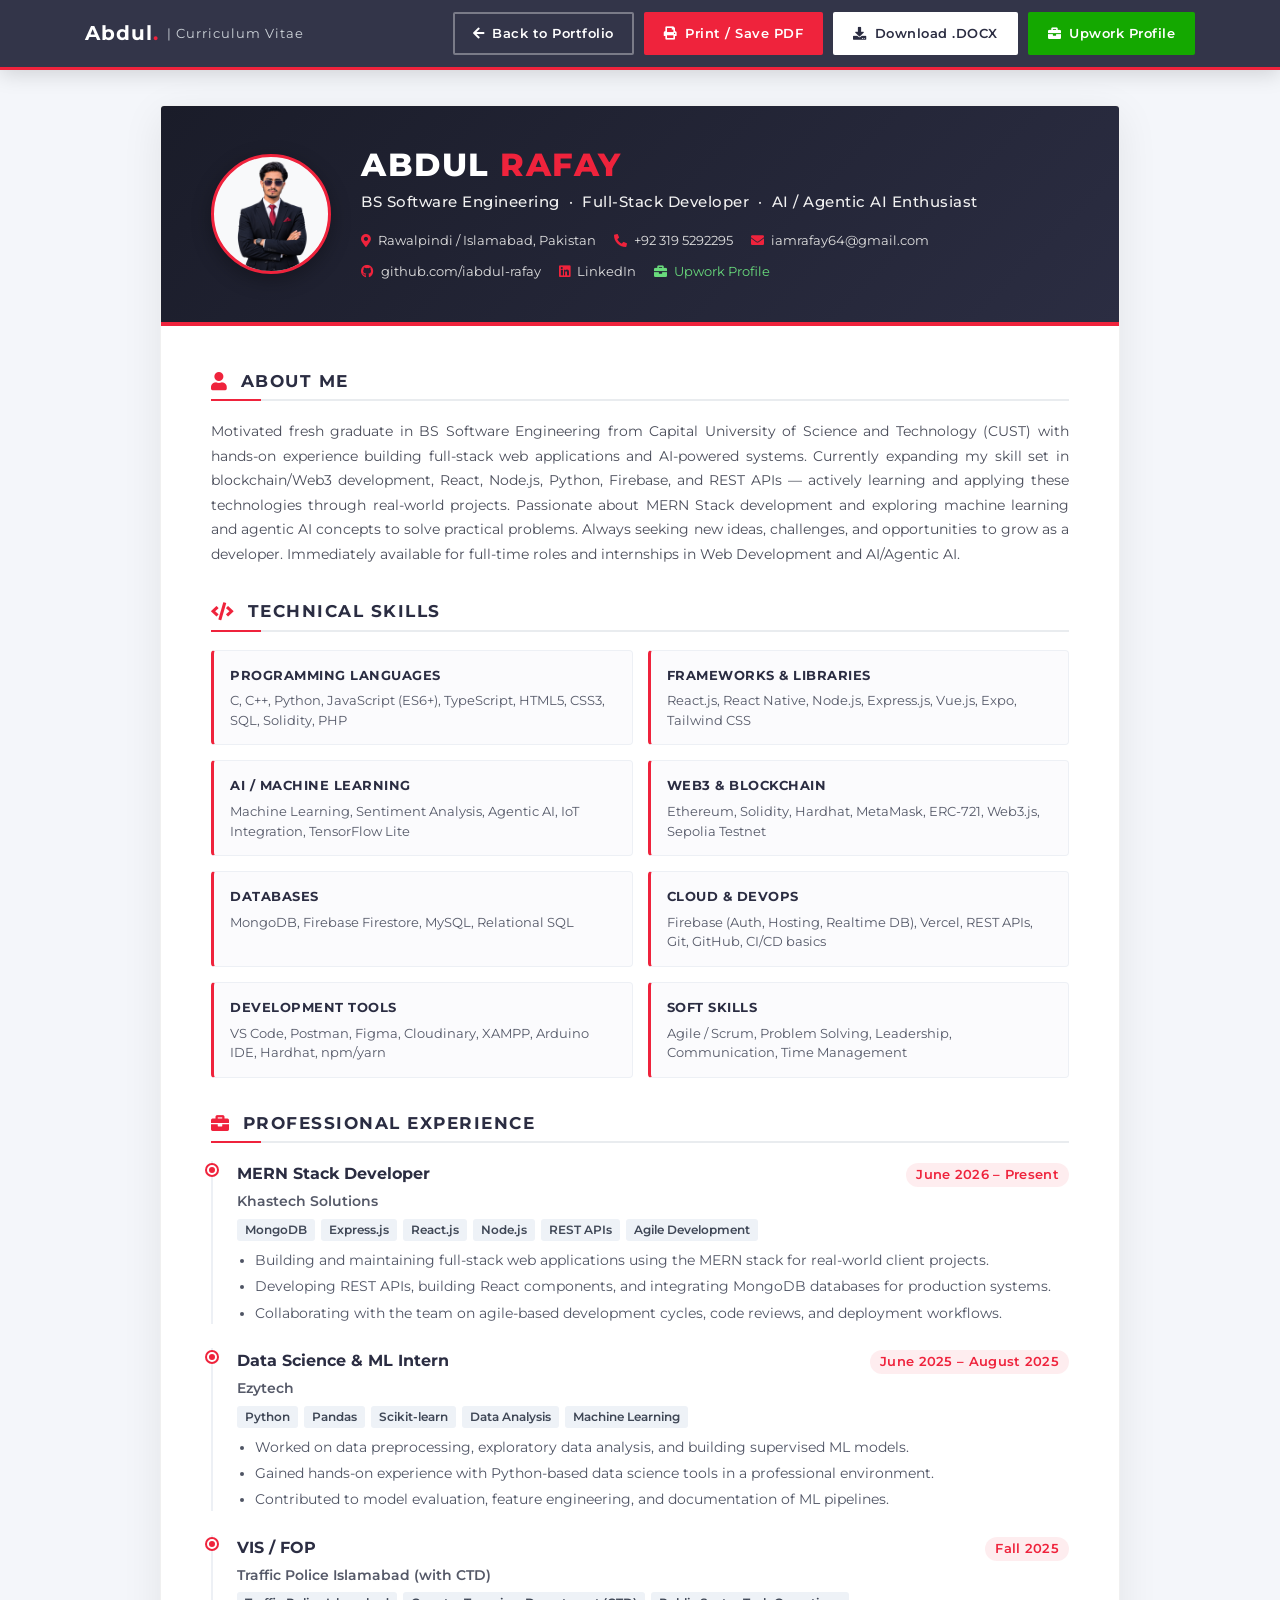
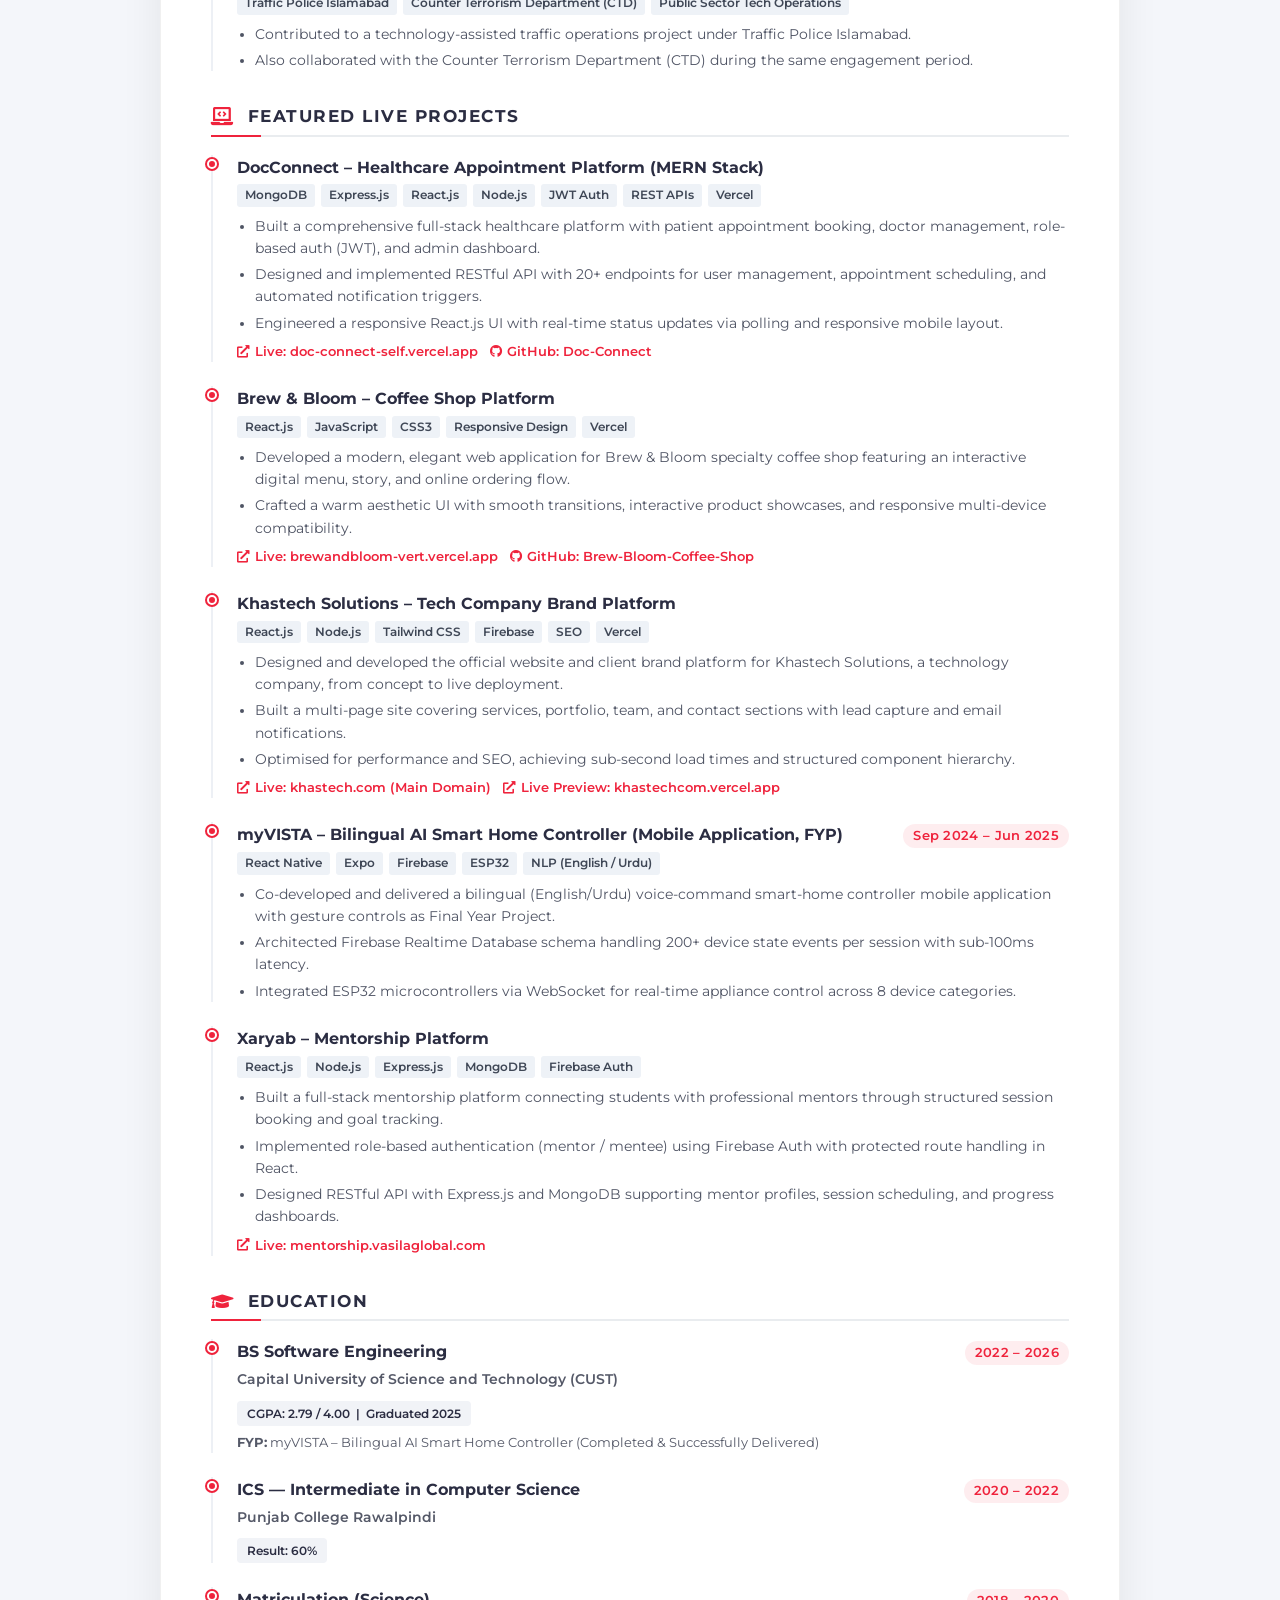
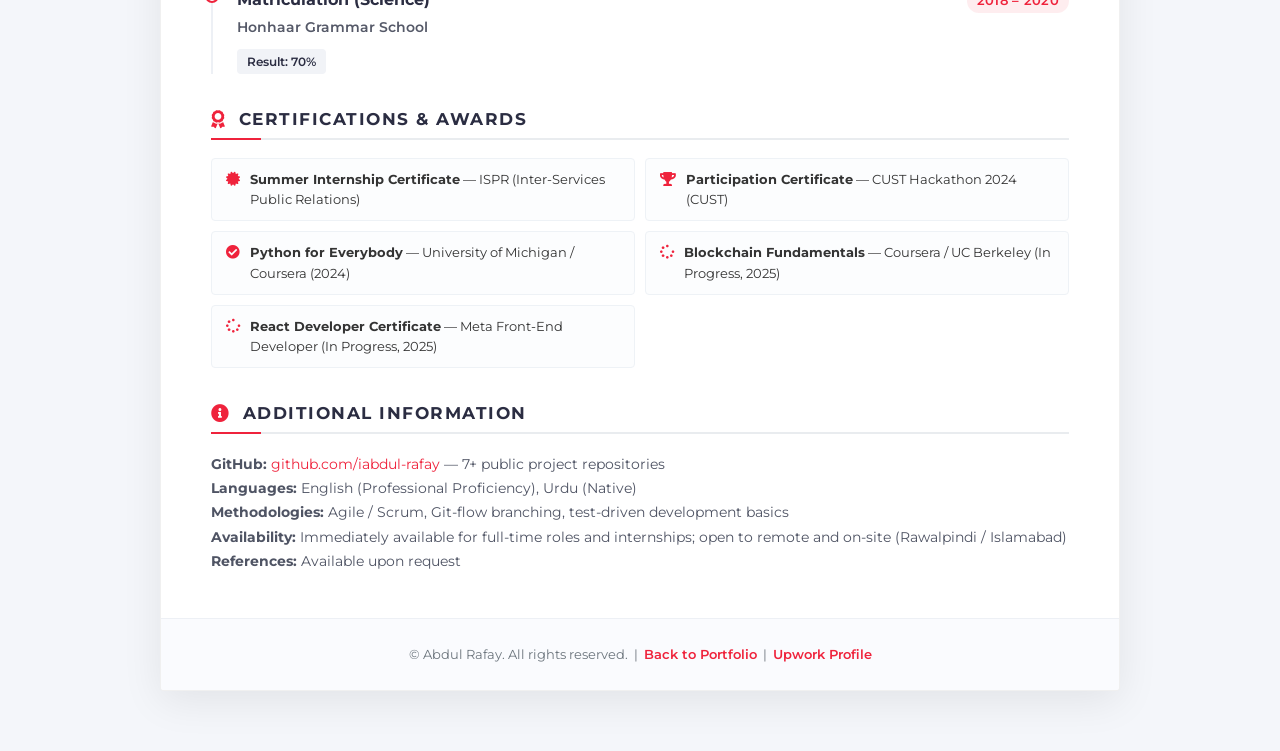
<file: cv.html>
<!DOCTYPE html>
<html lang="en">

<head>
    <meta charset="utf-8">
    <title>Abdul Rafay — Curriculum Vitae</title>
    <meta content="width=device-width, initial-scale=1.0" name="viewport">
    <meta content="Abdul Rafay CV, Resume, Full-Stack Developer, MERN Stack, AI Enthusiast" name="description">

    <!-- Favicon -->
    <link href="img/favicon.ico" rel="icon">

    <!-- Google Font -->
    <link href="https://fonts.googleapis.com/css2?family=Montserrat:wght@300;400;500;600;700;800&display=swap" rel="stylesheet">

    <!-- CSS Libraries -->
    <link href="https://stackpath.bootstrapcdn.com/bootstrap/4.4.1/css/bootstrap.min.css" rel="stylesheet">
    <link href="https://cdnjs.cloudflare.com/ajax/libs/font-awesome/5.10.0/css/all.min.css" rel="stylesheet">
    <link href="css/cursor.css" rel="stylesheet">

    <style>
        :root {
            --primary: #EF233C;
            --primary-dark: #d90429;
            --dark: #2b2d42;
            --darker: #1a1c29;
            --body-bg: #f4f6fa;
            --card-bg: #ffffff;
            --text-main: #2b2d42;
            --text-muted: #6c757d;
            --border-color: #e9ecef;
            --upwork: #14a800;
        }

        * {
            box-sizing: border-box;
        }

        body {
            font-family: 'Montserrat', sans-serif;
            background: var(--body-bg);
            color: var(--text-main);
            margin: 0;
            padding: 0;
            line-height: 1.6;
        }

        /* Top Action Bar */
        .cv-topbar {
            position: sticky;
            top: 0;
            z-index: 1000;
            background: rgba(43, 45, 66, 0.96);
            backdrop-filter: blur(10px);
            padding: 12px 0;
            border-bottom: 3px solid var(--primary);
            box-shadow: 0 4px 20px rgba(0, 0, 0, 0.15);
        }

        .cv-topbar .container {
            display: flex;
            justify-content: space-between;
            align-items: center;
            flex-wrap: wrap;
            gap: 12px;
        }

        .cv-topbar-brand {
            color: #ffffff;
            font-size: 20px;
            font-weight: 700;
            text-decoration: none !important;
            letter-spacing: 1px;
            display: flex;
            align-items: center;
        }

        .cv-topbar-brand span.dot {
            color: var(--primary);
        }

        .cv-topbar-brand span.subtitle {
            font-size: 13px;
            font-weight: 400;
            color: #ced4da;
            margin-left: 8px;
        }

        .cv-actions {
            display: flex;
            align-items: center;
            flex-wrap: wrap;
            gap: 10px;
        }

        .cv-btn {
            display: inline-flex;
            align-items: center;
            padding: 9px 18px;
            font-size: 13px;
            font-weight: 600;
            letter-spacing: 0.5px;
            text-decoration: none !important;
            transition: all 0.3s ease;
            cursor: pointer;
            border: 2px solid transparent;
            border-radius: 2px;
        }

        .cv-btn-back {
            background: transparent;
            color: #ffffff;
            border-color: rgba(255, 255, 255, 0.35);
        }

        .cv-btn-back:hover {
            background: rgba(255, 255, 255, 0.12);
            color: #ffffff;
            border-color: #ffffff;
        }

        .cv-btn-print {
            background: var(--primary);
            color: #ffffff;
            box-shadow: inset 0 0 0 50px var(--primary);
        }

        .cv-btn-print:hover {
            background: transparent;
            color: var(--primary);
            box-shadow: inset 0 0 0 0 var(--primary);
            border-color: var(--primary);
        }

        .cv-btn-download {
            background: #ffffff;
            color: var(--dark);
        }

        .cv-btn-download:hover {
            background: var(--primary);
            color: #ffffff;
        }

        .cv-btn-upwork {
            background: var(--upwork);
            color: #ffffff;
        }

        .cv-btn-upwork:hover {
            background: #108a00;
            color: #ffffff;
        }

        /* CV Sheet / Document */
        .cv-document {
            max-width: 960px;
            margin: 35px auto 60px auto;
            background: var(--card-bg);
            border-radius: 4px;
            box-shadow: 0 10px 40px rgba(0, 0, 0, 0.08);
            overflow: hidden;
            border: 1px solid rgba(0, 0, 0, 0.06);
        }

        /* CV Header */
        .cv-header {
            background: linear-gradient(135deg, var(--darker) 0%, var(--dark) 100%);
            color: #ffffff;
            padding: 40px 50px;
            position: relative;
            border-bottom: 4px solid var(--primary);
        }

        .cv-header-content {
            display: flex;
            align-items: center;
            gap: 30px;
            flex-wrap: wrap;
        }

        .cv-avatar-wrap {
            width: 120px;
            height: 120px;
            border-radius: 50%;
            border: 3px solid var(--primary);
            overflow: hidden;
            background: #f8f9fa;
            box-shadow: 0 6px 20px rgba(0, 0, 0, 0.3);
            flex-shrink: 0;
        }

        .cv-avatar-wrap img {
            width: 100%;
            height: 100%;
            object-fit: cover;
            object-position: top center;
        }

        .cv-header-info {
            flex: 1;
            min-width: 280px;
        }

        .cv-name {
            font-size: 32px;
            font-weight: 800;
            letter-spacing: 1.5px;
            margin: 0 0 6px 0;
            text-transform: uppercase;
        }

        .cv-name span {
            color: var(--primary);
        }

        .cv-headline {
            font-size: 15px;
            font-weight: 500;
            color: #f1f1f1;
            margin-bottom: 16px;
            letter-spacing: 0.5px;
        }

        .cv-contacts {
            display: flex;
            flex-wrap: wrap;
            gap: 10px 18px;
            font-size: 13px;
            color: #e0e0e0;
        }

        .cv-contact-item {
            display: inline-flex;
            align-items: center;
            gap: 7px;
            color: #e0e0e0;
            text-decoration: none;
            transition: color 0.2s;
        }

        .cv-contact-item i {
            color: var(--primary);
            font-size: 13px;
        }

        .cv-contact-item:hover {
            color: #ffffff;
            text-decoration: underline;
        }

        /* CV Body */
        .cv-body {
            padding: 45px 50px;
        }

        /* Section Styling */
        .cv-section {
            margin-bottom: 35px;
        }

        .cv-section:last-child {
            margin-bottom: 0;
        }

        .cv-section-title {
            font-size: 17px;
            font-weight: 700;
            text-transform: uppercase;
            letter-spacing: 1.5px;
            color: var(--dark);
            display: flex;
            align-items: center;
            gap: 12px;
            margin-bottom: 18px;
            padding-bottom: 8px;
            border-bottom: 2px solid #e9ecef;
            position: relative;
        }

        .cv-section-title::after {
            content: '';
            position: absolute;
            bottom: -2px;
            left: 0;
            width: 50px;
            height: 2px;
            background: var(--primary);
        }

        .cv-section-title i {
            color: var(--primary);
            font-size: 18px;
        }

        /* About Text */
        .cv-about-text {
            font-size: 14px;
            color: #4a4d5a;
            line-height: 1.75;
            text-align: justify;
        }

        /* Skills Grid */
        .skills-grid {
            display: grid;
            grid-template-columns: repeat(auto-fill, minmax(280px, 1fr));
            gap: 15px;
        }

        .skill-group {
            background: #fbfbfd;
            border: 1px solid #edf0f5;
            padding: 14px 16px;
            border-radius: 4px;
            border-left: 3px solid var(--primary);
        }

        .skill-group-title {
            font-size: 13px;
            font-weight: 700;
            text-transform: uppercase;
            color: var(--dark);
            margin-bottom: 6px;
            letter-spacing: 0.5px;
        }

        .skill-group-content {
            font-size: 13px;
            color: #555968;
            line-height: 1.5;
        }

        /* Timeline / Item Styles */
        .cv-item {
            position: relative;
            padding-left: 24px;
            margin-bottom: 24px;
            border-left: 2px solid #edf0f5;
        }

        .cv-item:last-child {
            margin-bottom: 0;
        }

        .cv-item::before {
            content: '';
            position: absolute;
            left: -6px;
            top: 4px;
            width: 10px;
            height: 10px;
            border-radius: 50%;
            background: var(--primary);
            border: 2px solid #ffffff;
            box-shadow: 0 0 0 2px var(--primary);
        }

        .cv-item-header {
            display: flex;
            justify-content: space-between;
            align-items: baseline;
            flex-wrap: wrap;
            gap: 5px;
            margin-bottom: 4px;
        }

        .cv-item-role {
            font-size: 16px;
            font-weight: 700;
            color: var(--dark);
        }

        .cv-item-date {
            font-size: 12.5px;
            font-weight: 600;
            color: var(--primary);
            background: rgba(239, 35, 60, 0.08);
            padding: 2px 10px;
            border-radius: 20px;
            letter-spacing: 0.3px;
        }

        .cv-item-company {
            font-size: 13.5px;
            font-weight: 600;
            color: #555968;
            margin-bottom: 6px;
        }

        .cv-tech-pills {
            display: flex;
            flex-wrap: wrap;
            gap: 6px;
            margin-bottom: 8px;
        }

        .cv-tech-pill {
            display: inline-block;
            background: #eef2f7;
            color: #3f4756;
            font-size: 11.5px;
            font-weight: 600;
            padding: 2px 8px;
            border-radius: 3px;
        }

        .cv-bullets {
            margin: 0;
            padding-left: 18px;
            font-size: 13.5px;
            color: #4f5464;
            line-height: 1.65;
        }

        .cv-bullets li {
            margin-bottom: 4px;
        }

        .cv-bullets li:last-child {
            margin-bottom: 0;
        }

        /* Project Links */
        .cv-project-links {
            margin-top: 8px;
            display: flex;
            flex-wrap: wrap;
            gap: 12px;
            font-size: 12.5px;
        }

        .cv-project-links a {
            color: var(--primary);
            font-weight: 600;
            text-decoration: none;
            display: inline-flex;
            align-items: center;
            gap: 5px;
        }

        .cv-project-links a:hover {
            text-decoration: underline;
        }

        /* Education & Certs */
        .edu-badge {
            display: inline-block;
            background: #f1f3f7;
            color: var(--dark);
            font-size: 12px;
            font-weight: 600;
            padding: 3px 10px;
            border-radius: 4px;
            margin-top: 4px;
        }

        .cert-list {
            list-style: none;
            padding-left: 0;
            margin: 0;
            display: grid;
            grid-template-columns: repeat(auto-fill, minmax(320px, 1fr));
            gap: 10px;
        }

        .cert-item {
            display: flex;
            align-items: flex-start;
            gap: 10px;
            background: #fcfdfe;
            border: 1px solid #eef2f6;
            padding: 10px 14px;
            border-radius: 4px;
            font-size: 13px;
            color: #333;
        }

        .cert-item i {
            color: var(--primary);
            margin-top: 3px;
            font-size: 14px;
        }

        /* Footer */
        .cv-footer {
            background: #fafbfe;
            border-top: 1px solid #edf0f5;
            padding: 25px 50px;
            text-align: center;
            font-size: 13px;
            color: var(--text-muted);
        }

        .cv-footer a {
            color: var(--primary);
            font-weight: 600;
            text-decoration: none;
        }

        /* Print Specifics */
        @media print {
            .cv-topbar {
                display: none !important;
            }

            body {
                background: #ffffff !important;
                color: #000000 !important;
            }

            .cv-document {
                box-shadow: none !important;
                border: none !important;
                margin: 0 !important;
                max-width: 100% !important;
            }

            .cv-header {
                background: #2b2d42 !important;
                color: #ffffff !important;
                -webkit-print-color-adjust: exact;
                print-color-adjust: exact;
                padding: 30px 40px !important;
            }

            .cv-body {
                padding: 30px 40px !important;
            }

            .cv-item {
                page-break-inside: avoid;
            }
        }

        @media (max-width: 768px) {
            .cv-header, .cv-body, .cv-footer {
                padding: 25px 20px !important;
            }
            .cv-header-content {
                flex-direction: column;
                text-align: center;
            }
            .cv-avatar-wrap {
                margin: 0 auto;
            }
            .cv-contacts {
                justify-content: center;
            }
            .cv-name {
                font-size: 26px;
            }
            .skills-grid, .cert-list {
                grid-template-columns: 1fr;
            }
        }
    </style>
</head>

<body>
    <svg id="ink-arrow" width="38" height="52" viewBox="0 0 38 52" xmlns="http://www.w3.org/2000/svg" overflow="visible" style="position:fixed;top:0;left:0;pointer-events:none;z-index:999999;will-change:transform;transition:opacity .2s;opacity:0;">
        <path d="M5,5 L5,37 L12,28 L17,42 L23,40 L18,26 L29,26 Z" fill="rgba(43,45,66,0.2)" transform="translate(2,2)"/>
        <path id="ink-arrow-body" d="M3,3 L3,35 L10,26 L15,40 L21,38 L16,24 L27,24 Z" fill="#EF233C" stroke="#2b2d42" stroke-width="1.8" stroke-linejoin="round" stroke-linecap="round"/>
        <path d="M3,3 L3,20 L11,12 Z" fill="rgba(255,255,255,0.28)"/>
        <circle cx="3" cy="3" r="3.5" fill="#2b2d42"/><circle cx="3" cy="3" r="1.5" fill="rgba(255,255,255,0.4)"/>
        <ellipse class="ink-drip" cx="3" cy="37" rx="2.2" ry="5" fill="#EF233C"/><ellipse class="ink-drip2" cx="15" cy="42" rx="1.6" ry="3.5" fill="#2b2d42"/>
    </svg>
    <svg id="ink-ring" width="80" height="80" viewBox="-40 -40 80 80" xmlns="http://www.w3.org/2000/svg" style="position:fixed;top:0;left:0;pointer-events:none;z-index:999998;will-change:transform;transition:opacity .2s;opacity:0;">
        <circle id="ink-ring-circle" cx="0" cy="0" r="0" fill="none" stroke="#EF233C" stroke-width="1.5" stroke-dasharray="4 4" style="transition:r .4s cubic-bezier(.16,1,.3,1),opacity .3s;opacity:0;"/>
        <circle id="ink-ring-dot" cx="0" cy="0" r="3" fill="#EF233C" style="opacity:0;transition:opacity .3s;"/>
    </svg>
    <canvas id="ink-canvas" style="position:fixed;inset:0;pointer-events:none;z-index:999997;"></canvas>

    <!-- Top Action Bar -->
    <header class="cv-topbar">
        <div class="container">
            <a href="index.html" class="cv-topbar-brand">Abdul<span class="dot">.</span> <span class="subtitle">| Curriculum Vitae</span></a>
            <div class="cv-actions">
                <a href="index.html" class="cv-btn cv-btn-back">
                    <i class="fa fa-arrow-left mr-2"></i> Back to Portfolio
                </a>
                <button onclick="window.print()" class="cv-btn cv-btn-print">
                    <i class="fa fa-print mr-2"></i> Print / Save PDF
                </button>
                <a href="Abdul_Rafay_CV_Updated.docx" download class="cv-btn cv-btn-download">
                    <i class="fa fa-download mr-2"></i> Download .DOCX
                </a>
                <a href="https://www.upwork.com/freelancers/~0103571b9de9fb4c9f?mp_source=share" target="_blank" class="cv-btn cv-btn-upwork">
                    <i class="fas fa-briefcase mr-2"></i> Upwork Profile
                </a>
            </div>
        </div>
    </header>

    <!-- CV Document Container -->
    <main class="container">
        <div class="cv-document">

            <!-- CV Header -->
            <div class="cv-header">
                <div class="cv-header-content">
                    <div class="cv-avatar-wrap">
                        <img src="img/about.png" alt="Abdul Rafay">
                    </div>
                    <div class="cv-header-info">
                        <h1 class="cv-name">Abdul <span>Rafay</span></h1>
                        <div class="cv-headline">
                            BS Software Engineering &nbsp;·&nbsp; Full-Stack Developer &nbsp;·&nbsp; AI / Agentic AI Enthusiast
                        </div>
                        <div class="cv-contacts">
                            <span class="cv-contact-item">
                                <i class="fa fa-map-marker-alt"></i> Rawalpindi / Islamabad, Pakistan
                            </span>
                            <a href="tel:+923195292295" class="cv-contact-item">
                                <i class="fa fa-phone-alt"></i> +92 319 5292295
                            </a>
                            <a href="mailto:iamrafay64@gmail.com" class="cv-contact-item">
                                <i class="fa fa-envelope"></i> iamrafay64@gmail.com
                            </a>
                            <a href="https://github.com/iabdul-rafay" target="_blank" class="cv-contact-item">
                                <i class="fab fa-github"></i> github.com/iabdul-rafay
                            </a>
                            <a href="https://linkedin.com/in/abdul-rafay-76b165320/" target="_blank" class="cv-contact-item">
                                <i class="fab fa-linkedin"></i> LinkedIn
                            </a>
                            <a href="https://www.upwork.com/freelancers/~0103571b9de9fb4c9f?mp_source=share" target="_blank" class="cv-contact-item" style="color: #69db7c;">
                                <i class="fas fa-briefcase" style="color: #69db7c;"></i> Upwork Profile
                            </a>
                        </div>
                    </div>
                </div>
            </div>

            <!-- CV Body -->
            <div class="cv-body">

                <!-- About Me -->
                <section class="cv-section">
                    <h2 class="cv-section-title"><i class="fa fa-user"></i> About Me</h2>
                    <p class="cv-about-text">
                        Motivated fresh graduate in BS Software Engineering from Capital University of Science and Technology (CUST) with hands-on experience building full-stack web applications and AI-powered systems. Currently expanding my skill set in blockchain/Web3 development, React, Node.js, Python, Firebase, and REST APIs — actively learning and applying these technologies through real-world projects. Passionate about MERN Stack development and exploring machine learning and agentic AI concepts to solve practical problems. Always seeking new ideas, challenges, and opportunities to grow as a developer. Immediately available for full-time roles and internships in Web Development and AI/Agentic AI.
                    </p>
                </section>

                <!-- Technical Skills -->
                <section class="cv-section">
                    <h2 class="cv-section-title"><i class="fa fa-code"></i> Technical Skills</h2>
                    <div class="skills-grid">
                        <div class="skill-group">
                            <div class="skill-group-title">Programming Languages</div>
                            <div class="skill-group-content">C, C++, Python, JavaScript (ES6+), TypeScript, HTML5, CSS3, SQL, Solidity, PHP</div>
                        </div>
                        <div class="skill-group">
                            <div class="skill-group-title">Frameworks & Libraries</div>
                            <div class="skill-group-content">React.js, React Native, Node.js, Express.js, Vue.js, Expo, Tailwind CSS</div>
                        </div>
                        <div class="skill-group">
                            <div class="skill-group-title">AI / Machine Learning</div>
                            <div class="skill-group-content">Machine Learning, Sentiment Analysis, Agentic AI, IoT Integration, TensorFlow Lite</div>
                        </div>
                        <div class="skill-group">
                            <div class="skill-group-title">Web3 & Blockchain</div>
                            <div class="skill-group-content">Ethereum, Solidity, Hardhat, MetaMask, ERC-721, Web3.js, Sepolia Testnet</div>
                        </div>
                        <div class="skill-group">
                            <div class="skill-group-title">Databases</div>
                            <div class="skill-group-content">MongoDB, Firebase Firestore, MySQL, Relational SQL</div>
                        </div>
                        <div class="skill-group">
                            <div class="skill-group-title">Cloud & DevOps</div>
                            <div class="skill-group-content">Firebase (Auth, Hosting, Realtime DB), Vercel, REST APIs, Git, GitHub, CI/CD basics</div>
                        </div>
                        <div class="skill-group">
                            <div class="skill-group-title">Development Tools</div>
                            <div class="skill-group-content">VS Code, Postman, Figma, Cloudinary, XAMPP, Arduino IDE, Hardhat, npm/yarn</div>
                        </div>
                        <div class="skill-group">
                            <div class="skill-group-title">Soft Skills</div>
                            <div class="skill-group-content">Agile / Scrum, Problem Solving, Leadership, Communication, Time Management</div>
                        </div>
                    </div>
                </section>

                <!-- Professional Experience -->
                <section class="cv-section">
                    <h2 class="cv-section-title"><i class="fa fa-briefcase"></i> Professional Experience</h2>

                    <!-- Experience 1 -->
                    <div class="cv-item">
                        <div class="cv-item-header">
                            <div class="cv-item-role">MERN Stack Developer</div>
                            <div class="cv-item-date">June 2026 – Present</div>
                        </div>
                        <div class="cv-item-company">Khastech Solutions</div>
                        <div class="cv-tech-pills">
                            <span class="cv-tech-pill">MongoDB</span>
                            <span class="cv-tech-pill">Express.js</span>
                            <span class="cv-tech-pill">React.js</span>
                            <span class="cv-tech-pill">Node.js</span>
                            <span class="cv-tech-pill">REST APIs</span>
                            <span class="cv-tech-pill">Agile Development</span>
                        </div>
                        <ul class="cv-bullets">
                            <li>Building and maintaining full-stack web applications using the MERN stack for real-world client projects.</li>
                            <li>Developing REST APIs, building React components, and integrating MongoDB databases for production systems.</li>
                            <li>Collaborating with the team on agile-based development cycles, code reviews, and deployment workflows.</li>
                        </ul>
                    </div>

                    <!-- Experience 2 -->
                    <div class="cv-item">
                        <div class="cv-item-header">
                            <div class="cv-item-role">Data Science & ML Intern</div>
                            <div class="cv-item-date">June 2025 – August 2025</div>
                        </div>
                        <div class="cv-item-company">Ezytech</div>
                        <div class="cv-tech-pills">
                            <span class="cv-tech-pill">Python</span>
                            <span class="cv-tech-pill">Pandas</span>
                            <span class="cv-tech-pill">Scikit-learn</span>
                            <span class="cv-tech-pill">Data Analysis</span>
                            <span class="cv-tech-pill">Machine Learning</span>
                        </div>
                        <ul class="cv-bullets">
                            <li>Worked on data preprocessing, exploratory data analysis, and building supervised ML models.</li>
                            <li>Gained hands-on experience with Python-based data science tools in a professional environment.</li>
                            <li>Contributed to model evaluation, feature engineering, and documentation of ML pipelines.</li>
                        </ul>
                    </div>

                    <!-- Experience 3 -->
                    <div class="cv-item">
                        <div class="cv-item-header">
                            <div class="cv-item-role">VIS / FOP</div>
                            <div class="cv-item-date">Fall 2025</div>
                        </div>
                        <div class="cv-item-company">Traffic Police Islamabad (with CTD)</div>
                        <div class="cv-tech-pills">
                            <span class="cv-tech-pill">Traffic Police Islamabad</span>
                            <span class="cv-tech-pill">Counter Terrorism Department (CTD)</span>
                            <span class="cv-tech-pill">Public Sector Tech Operations</span>
                        </div>
                        <ul class="cv-bullets">
                            <li>Contributed to a technology-assisted traffic operations project under Traffic Police Islamabad.</li>
                            <li>Also collaborated with the Counter Terrorism Department (CTD) during the same engagement period.</li>
                        </ul>
                    </div>
                </section>

                <!-- Featured Live Projects -->
                <section class="cv-section">
                    <h2 class="cv-section-title"><i class="fa fa-laptop-code"></i> Featured Live Projects</h2>

                    <!-- Project 1: DocConnect -->
                    <div class="cv-item">
                        <div class="cv-item-header">
                            <div class="cv-item-role">DocConnect – Healthcare Appointment Platform (MERN Stack)</div>
                        </div>
                        <div class="cv-tech-pills">
                            <span class="cv-tech-pill">MongoDB</span>
                            <span class="cv-tech-pill">Express.js</span>
                            <span class="cv-tech-pill">React.js</span>
                            <span class="cv-tech-pill">Node.js</span>
                            <span class="cv-tech-pill">JWT Auth</span>
                            <span class="cv-tech-pill">REST APIs</span>
                            <span class="cv-tech-pill">Vercel</span>
                        </div>
                        <ul class="cv-bullets">
                            <li>Built a comprehensive full-stack healthcare platform with patient appointment booking, doctor management, role-based auth (JWT), and admin dashboard.</li>
                            <li>Designed and implemented RESTful API with 20+ endpoints for user management, appointment scheduling, and automated notification triggers.</li>
                            <li>Engineered a responsive React.js UI with real-time status updates via polling and responsive mobile layout.</li>
                        </ul>
                        <div class="cv-project-links">
                            <a href="https://doc-connect-self.vercel.app/" target="_blank"><i class="fa fa-external-link-alt"></i> Live: doc-connect-self.vercel.app</a>
                            <a href="https://github.com/iabdul-rafay/Doc-Connect.git" target="_blank"><i class="fab fa-github"></i> GitHub: Doc-Connect</a>
                        </div>
                    </div>

                    <!-- Project 2: Brew & Bloom -->
                    <div class="cv-item">
                        <div class="cv-item-header">
                            <div class="cv-item-role">Brew & Bloom – Coffee Shop Platform</div>
                        </div>
                        <div class="cv-tech-pills">
                            <span class="cv-tech-pill">React.js</span>
                            <span class="cv-tech-pill">JavaScript</span>
                            <span class="cv-tech-pill">CSS3</span>
                            <span class="cv-tech-pill">Responsive Design</span>
                            <span class="cv-tech-pill">Vercel</span>
                        </div>
                        <ul class="cv-bullets">
                            <li>Developed a modern, elegant web application for Brew & Bloom specialty coffee shop featuring an interactive digital menu, story, and online ordering flow.</li>
                            <li>Crafted a warm aesthetic UI with smooth transitions, interactive product showcases, and responsive multi-device compatibility.</li>
                        </ul>
                        <div class="cv-project-links">
                            <a href="https://brewandbloom-vert.vercel.app/" target="_blank"><i class="fa fa-external-link-alt"></i> Live: brewandbloom-vert.vercel.app</a>
                            <a href="https://github.com/iabdul-rafay/Brew-Bloom-Coffee-Shop" target="_blank"><i class="fab fa-github"></i> GitHub: Brew-Bloom-Coffee-Shop</a>
                        </div>
                    </div>

                    <!-- Project 3: Khastech Solutions -->
                    <div class="cv-item">
                        <div class="cv-item-header">
                            <div class="cv-item-role">Khastech Solutions – Tech Company Brand Platform</div>
                        </div>
                        <div class="cv-tech-pills">
                            <span class="cv-tech-pill">React.js</span>
                            <span class="cv-tech-pill">Node.js</span>
                            <span class="cv-tech-pill">Tailwind CSS</span>
                            <span class="cv-tech-pill">Firebase</span>
                            <span class="cv-tech-pill">SEO</span>
                            <span class="cv-tech-pill">Vercel</span>
                        </div>
                        <ul class="cv-bullets">
                            <li>Designed and developed the official website and client brand platform for Khastech Solutions, a technology company, from concept to live deployment.</li>
                            <li>Built a multi-page site covering services, portfolio, team, and contact sections with lead capture and email notifications.</li>
                            <li>Optimised for performance and SEO, achieving sub-second load times and structured component hierarchy.</li>
                        </ul>
                        <div class="cv-project-links">
                            <a href="https://khastech.com" target="_blank"><i class="fa fa-external-link-alt"></i> Live: khastech.com (Main Domain)</a>
                            <a href="https://khastechcom.vercel.app/" target="_blank"><i class="fa fa-external-link-alt"></i> Live Preview: khastechcom.vercel.app</a>
                        </div>
                    </div>

                    <!-- Project 4: myVISTA -->
                    <div class="cv-item">
                        <div class="cv-item-header">
                            <div class="cv-item-role">myVISTA – Bilingual AI Smart Home Controller (Mobile Application, FYP)</div>
                            <div class="cv-item-date">Sep 2024 – Jun 2025</div>
                        </div>
                        <div class="cv-tech-pills">
                            <span class="cv-tech-pill">React Native</span>
                            <span class="cv-tech-pill">Expo</span>
                            <span class="cv-tech-pill">Firebase</span>
                            <span class="cv-tech-pill">ESP32</span>
                            <span class="cv-tech-pill">NLP (English / Urdu)</span>
                        </div>
                        <ul class="cv-bullets">
                            <li>Co-developed and delivered a bilingual (English/Urdu) voice-command smart-home controller mobile application with gesture controls as Final Year Project.</li>
                            <li>Architected Firebase Realtime Database schema handling 200+ device state events per session with sub-100ms latency.</li>
                            <li>Integrated ESP32 microcontrollers via WebSocket for real-time appliance control across 8 device categories.</li>
                        </ul>
                    </div>

                    <!-- Project 5: Xaryab Mentorship -->
                    <div class="cv-item">
                        <div class="cv-item-header">
                            <div class="cv-item-role">Xaryab – Mentorship Platform</div>
                        </div>
                        <div class="cv-tech-pills">
                            <span class="cv-tech-pill">React.js</span>
                            <span class="cv-tech-pill">Node.js</span>
                            <span class="cv-tech-pill">Express.js</span>
                            <span class="cv-tech-pill">MongoDB</span>
                            <span class="cv-tech-pill">Firebase Auth</span>
                        </div>
                        <ul class="cv-bullets">
                            <li>Built a full-stack mentorship platform connecting students with professional mentors through structured session booking and goal tracking.</li>
                            <li>Implemented role-based authentication (mentor / mentee) using Firebase Auth with protected route handling in React.</li>
                            <li>Designed RESTful API with Express.js and MongoDB supporting mentor profiles, session scheduling, and progress dashboards.</li>
                        </ul>
                        <div class="cv-project-links">
                            <a href="https://mentorship.vasilaglobal.com/" target="_blank"><i class="fa fa-external-link-alt"></i> Live: mentorship.vasilaglobal.com</a>
                        </div>
                    </div>
                </section>

                <!-- Education -->
                <section class="cv-section">
                    <h2 class="cv-section-title"><i class="fa fa-graduation-cap"></i> Education</h2>

                    <div class="cv-item">
                        <div class="cv-item-header">
                            <div class="cv-item-role">BS Software Engineering</div>
                            <div class="cv-item-date">2022 – 2026</div>
                        </div>
                        <div class="cv-item-company">Capital University of Science and Technology (CUST)</div>
                        <div class="edu-badge">CGPA: 2.79 / 4.00 &nbsp;|&nbsp; Graduated 2025</div>
                        <div style="font-size: 13px; color: #555968; margin-top: 6px;">
                            <strong>FYP:</strong> myVISTA – Bilingual AI Smart Home Controller (Completed & Successfully Delivered)
                        </div>
                    </div>

                    <div class="cv-item">
                        <div class="cv-item-header">
                            <div class="cv-item-role">ICS — Intermediate in Computer Science</div>
                            <div class="cv-item-date">2020 – 2022</div>
                        </div>
                        <div class="cv-item-company">Punjab College Rawalpindi</div>
                        <div class="edu-badge">Result: 60%</div>
                    </div>

                    <div class="cv-item">
                        <div class="cv-item-header">
                            <div class="cv-item-role">Matriculation (Science)</div>
                            <div class="cv-item-date">2018 – 2020</div>
                        </div>
                        <div class="cv-item-company">Honhaar Grammar School</div>
                        <div class="edu-badge">Result: 70%</div>
                    </div>
                </section>

                <!-- Certifications & Awards -->
                <section class="cv-section">
                    <h2 class="cv-section-title"><i class="fa fa-award"></i> Certifications & Awards</h2>
                    <ul class="cert-list">
                        <li class="cert-item">
                            <i class="fa fa-certificate"></i>
                            <div><strong>Summer Internship Certificate</strong> — ISPR (Inter-Services Public Relations)</div>
                        </li>
                        <li class="cert-item">
                            <i class="fa fa-trophy"></i>
                            <div><strong>Participation Certificate</strong> — CUST Hackathon 2024 (CUST)</div>
                        </li>
                        <li class="cert-item">
                            <i class="fa fa-check-circle"></i>
                            <div><strong>Python for Everybody</strong> — University of Michigan / Coursera (2024)</div>
                        </li>
                        <li class="cert-item">
                            <i class="fa fa-spinner"></i>
                            <div><strong>Blockchain Fundamentals</strong> — Coursera / UC Berkeley (In Progress, 2025)</div>
                        </li>
                        <li class="cert-item">
                            <i class="fa fa-spinner"></i>
                            <div><strong>React Developer Certificate</strong> — Meta Front-End Developer (In Progress, 2025)</div>
                        </li>
                    </ul>
                </section>

                <!-- Additional Information -->
                <section class="cv-section">
                    <h2 class="cv-section-title"><i class="fa fa-info-circle"></i> Additional Information</h2>
                    <div style="font-size: 13.5px; color: #4f5464; line-height: 1.8;">
                        <div><strong>GitHub:</strong> <a href="https://github.com/iabdul-rafay" target="_blank" style="color: var(--primary);">github.com/iabdul-rafay</a> — 7+ public project repositories</div>
                        <div><strong>Languages:</strong> English (Professional Proficiency), Urdu (Native)</div>
                        <div><strong>Methodologies:</strong> Agile / Scrum, Git-flow branching, test-driven development basics</div>
                        <div><strong>Availability:</strong> Immediately available for full-time roles and internships; open to remote and on-site (Rawalpindi / Islamabad)</div>
                        <div><strong>References:</strong> Available upon request</div>
                    </div>
                </section>

            </div>

            <!-- CV Footer -->
            <div class="cv-footer">
                <div>© Abdul Rafay. All rights reserved. &nbsp;|&nbsp; <a href="index.html">Back to Portfolio</a> &nbsp;|&nbsp; <a href="https://www.upwork.com/freelancers/~0103571b9de9fb4c9f?mp_source=share" target="_blank">Upwork Profile</a></div>
            </div>

        </div>
    </main>

    <script src="js/cursor.js"></script>
</body>

</html>
</file>
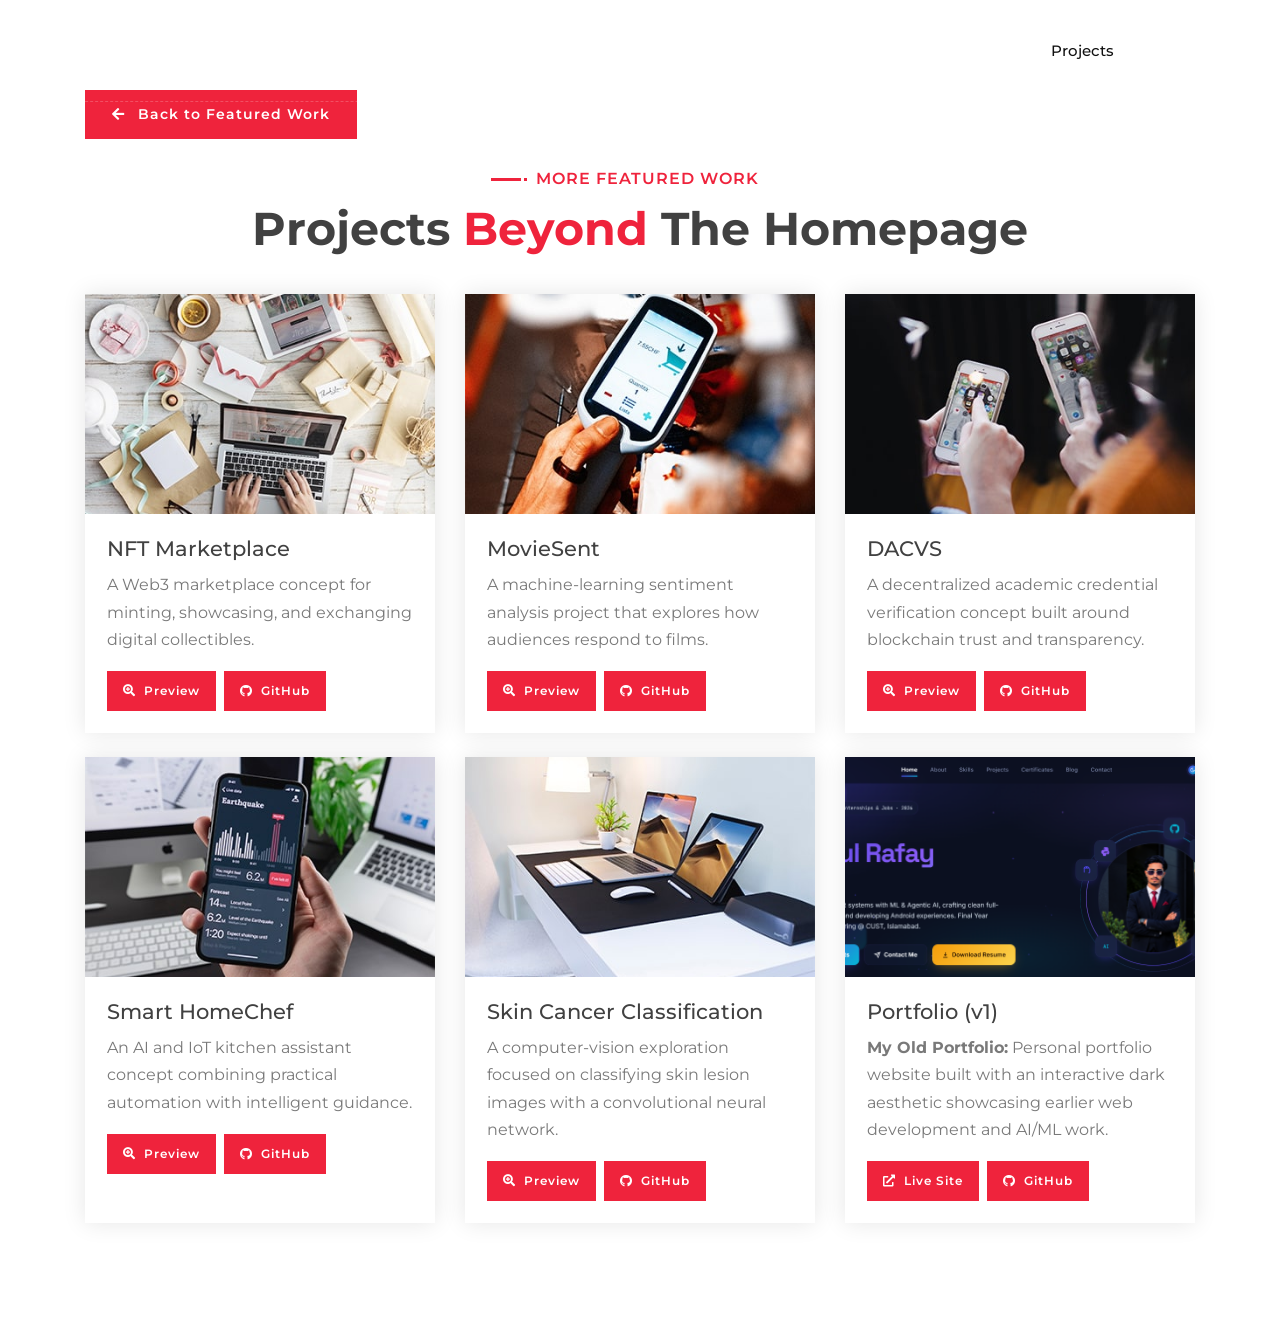
<file: projects.html>
<!DOCTYPE html>
<html lang="en">

<head>
    <meta charset="utf-8">
    <title>Abdul Rafay - More Projects</title>
    <meta content="width=device-width, initial-scale=1.0" name="viewport">
    <meta content="More projects by Abdul Rafay" name="description">

    <link href="https://fonts.googleapis.com/css2?family=Montserrat:wght@300;400;500;600;700&display=swap" rel="stylesheet">
    <link href="https://stackpath.bootstrapcdn.com/bootstrap/4.4.1/css/bootstrap.min.css" rel="stylesheet">
    <link href="https://cdnjs.cloudflare.com/ajax/libs/font-awesome/5.10.0/css/all.min.css" rel="stylesheet">
    <link href="lib/lightbox/css/lightbox.min.css" rel="stylesheet">
    <link href="css/style.css" rel="stylesheet">
    <link href="css/cursor.css" rel="stylesheet">
</head>

<body>
    <svg id="ink-arrow" width="38" height="52" viewBox="0 0 38 52" xmlns="http://www.w3.org/2000/svg" overflow="visible" style="position:fixed;top:0;left:0;pointer-events:none;z-index:999999;will-change:transform;transition:opacity .2s;opacity:0;">
        <path d="M5,5 L5,37 L12,28 L17,42 L23,40 L18,26 L29,26 Z" fill="rgba(43,45,66,0.2)" transform="translate(2,2)"/>
        <path id="ink-arrow-body" d="M3,3 L3,35 L10,26 L15,40 L21,38 L16,24 L27,24 Z" fill="#EF233C" stroke="#2b2d42" stroke-width="1.8" stroke-linejoin="round" stroke-linecap="round"/>
        <path d="M3,3 L3,20 L11,12 Z" fill="rgba(255,255,255,0.28)"/>
        <circle cx="3" cy="3" r="3.5" fill="#2b2d42"/><circle cx="3" cy="3" r="1.5" fill="rgba(255,255,255,0.4)"/>
        <ellipse class="ink-drip" cx="3" cy="37" rx="2.2" ry="5" fill="#EF233C"/><ellipse class="ink-drip2" cx="15" cy="42" rx="1.6" ry="3.5" fill="#2b2d42"/>
    </svg>
    <svg id="ink-ring" width="80" height="80" viewBox="-40 -40 80 80" xmlns="http://www.w3.org/2000/svg" style="position:fixed;top:0;left:0;pointer-events:none;z-index:999998;will-change:transform;transition:opacity .2s;opacity:0;">
        <circle id="ink-ring-circle" cx="0" cy="0" r="0" fill="none" stroke="#EF233C" stroke-width="1.5" stroke-dasharray="4 4" style="transition:r .4s cubic-bezier(.16,1,.3,1),opacity .3s;opacity:0;"/>
        <circle id="ink-ring-dot" cx="0" cy="0" r="3" fill="#EF233C" style="opacity:0;transition:opacity .3s;"/>
    </svg>
    <canvas id="ink-canvas" style="position:fixed;inset:0;pointer-events:none;z-index:999997;"></canvas>
    <div class="navbar navbar-expand-lg bg-light navbar-light">
        <div class="container-fluid">
            <a href="index.html" class="navbar-brand">Abdul.</a>
            <button type="button" class="navbar-toggler" data-toggle="collapse" data-target="#navbarCollapse">
                <span class="navbar-toggler-icon"></span>
            </button>
            <div class="collapse navbar-collapse justify-content-between" id="navbarCollapse">
                <div class="navbar-nav ml-auto">
                    <a href="index.html#home" class="nav-item nav-link">Home</a>
                    <a href="index.html#about" class="nav-item nav-link">About</a>
                    <a href="index.html#experience" class="nav-item nav-link">Experience</a>
                    <a href="index.html#portfolio" class="nav-item nav-link active">Projects</a>
                    <a href="index.html#contact" class="nav-item nav-link">Contact</a>
                </div>
            </div>
        </div>
    </div>

    <main class="projects-page">
        <div class="container">
            <div class="projects-back">
                <a href="index.html#portfolio" class="btn"><i class="fa fa-arrow-left mr-2"></i> Back to Featured Work</a>
            </div>
            <div class="section-header text-center">
                <p>More Featured Work</p>
                <h1>Projects <span>Beyond</span> The Homepage</h1>
            </div>

            <div class="row">
                <div class="col-lg-4 col-md-6 mb-4">
                    <article class="project-detail-card">
                        <img src="img/portfolio-2.jpg" alt="NFT marketplace project">
                        <div class="project-detail-content">
                            <h3>NFT Marketplace</h3>
                            <p>A Web3 marketplace concept for minting, showcasing, and exchanging digital collectibles.</p>
                            <div class="project-detail-links">
                                <a class="btn" href="img/portfolio-2.jpg" data-lightbox="projects"><i class="fa fa-search-plus mr-1"></i> Preview</a>
                                <a class="btn" href="https://github.com/iabdul-rafay" aria-label="Open GitHub profile"><i class="fab fa-github mr-1"></i> GitHub</a>
                            </div>
                        </div>
                    </article>
                </div>

                <div class="col-lg-4 col-md-6 mb-4">
                    <article class="project-detail-card">
                        <img src="img/portfolio-4.jpg" alt="MovieSent sentiment analysis project">
                        <div class="project-detail-content">
                            <h3>MovieSent</h3>
                            <p>A machine-learning sentiment analysis project that explores how audiences respond to films.</p>
                            <div class="project-detail-links">
                                <a class="btn" href="img/portfolio-4.jpg" data-lightbox="projects"><i class="fa fa-search-plus mr-1"></i> Preview</a>
                                <a class="btn" href="https://github.com/iabdul-rafay" aria-label="Open GitHub profile"><i class="fab fa-github mr-1"></i> GitHub</a>
                            </div>
                        </div>
                    </article>
                </div>

                <div class="col-lg-4 col-md-6 mb-4">
                    <article class="project-detail-card">
                        <img src="img/portfolio-5.jpg" alt="DACVS blockchain verification project">
                        <div class="project-detail-content">
                            <h3>DACVS</h3>
                            <p>A decentralized academic credential verification concept built around blockchain trust and transparency.</p>
                            <div class="project-detail-links">
                                <a class="btn" href="img/portfolio-5.jpg" data-lightbox="projects"><i class="fa fa-search-plus mr-1"></i> Preview</a>
                                <a class="btn" href="https://github.com/iabdul-rafay" aria-label="Open GitHub profile"><i class="fab fa-github mr-1"></i> GitHub</a>
                            </div>
                        </div>
                    </article>
                </div>

                <div class="col-lg-4 col-md-6 mb-4">
                    <article class="project-detail-card">
                        <img src="img/portfolio-6.jpg" alt="Smart HomeChef AI and IoT project">
                        <div class="project-detail-content">
                            <h3>Smart HomeChef</h3>
                            <p>An AI and IoT kitchen assistant concept combining practical automation with intelligent guidance.</p>
                            <div class="project-detail-links">
                                <a class="btn" href="img/portfolio-6.jpg" data-lightbox="projects"><i class="fa fa-search-plus mr-1"></i> Preview</a>
                                <a class="btn" href="https://github.com/iabdul-rafay" aria-label="Open GitHub profile"><i class="fab fa-github mr-1"></i> GitHub</a>
                            </div>
                        </div>
                    </article>
                </div>

                <div class="col-lg-4 col-md-6 mb-4">
                    <article class="project-detail-card">
                        <img src="img/portfolio-3.jpg" alt="Skin cancer classification project">
                        <div class="project-detail-content">
                            <h3>Skin Cancer Classification</h3>
                            <p>A computer-vision exploration focused on classifying skin lesion images with a convolutional neural network.</p>
                            <div class="project-detail-links">
                                <a class="btn" href="img/portfolio-3.jpg" data-lightbox="projects"><i class="fa fa-search-plus mr-1"></i> Preview</a>
                                <a class="btn" href="https://github.com/iabdul-rafay" aria-label="Open GitHub profile"><i class="fab fa-github mr-1"></i> GitHub</a>
                            </div>
                        </div>
                    </article>
                </div>

                <div class="col-lg-4 col-md-6 mb-4">
                    <article class="project-detail-card">
                        <img src="img/old_portfolio.png" alt="Abdul Rafay previous portfolio website">
                        <div class="project-detail-content">
                            <h3>Portfolio (v1)</h3>
                            <p><strong>My Old Portfolio:</strong> Personal portfolio website built with an interactive dark aesthetic showcasing earlier web development and AI/ML work.</p>
                            <div class="project-detail-links">
                                <a class="btn" href="https://iabdul-rafay-portfolio.netlify.app/" target="_blank" rel="noopener noreferrer"><i class="fa fa-external-link-alt mr-1"></i> Live Site</a>
                                <a class="btn" href="https://github.com/iabdul-rafay" target="_blank" rel="noopener noreferrer" aria-label="Open GitHub profile"><i class="fab fa-github mr-1"></i> GitHub</a>
                            </div>
                        </div>
                    </article>
                </div>
            </div>
        </div>
    </main>

    <script src="https://code.jquery.com/jquery-3.4.1.min.js"></script>
    <script src="lib/lightbox/js/lightbox.min.js"></script>
    <script src="js/cursor.js"></script>
</body>

</html>
</file>
<file: css/cursor.css>
* { cursor: none !important; }

.ink-drip {
    animation: inkDrip 1.4s ease-in infinite;
    transform-origin: center top;
    transform-box: fill-box;
}

.ink-drip2 {
    animation: inkDrip 1.4s ease-in infinite 0.7s;
    transform-origin: center top;
    transform-box: fill-box;
}

@keyframes inkDrip {
    0% { transform: scaleY(0) translateY(0); opacity: 0.9; }
    45% { transform: scaleY(1) translateY(0); opacity: 0.85; }
    100% { transform: scaleY(0.2) translateY(14px); opacity: 0; }
}

body.cur-is-link #ink-ring-circle {
    r: 26;
    opacity: 0.75;
    animation: inkRingRotate 5s linear infinite;
}

body.cur-is-link #ink-ring-dot { opacity: 0.6; }

@keyframes inkRingRotate {
    to { stroke-dashoffset: -100; }
}

body.cur-is-click #ink-arrow-body {
    transform: scale(0.88);
    transform-origin: 3px 3px;
    transform-box: fill-box;
}
</file>
<file: css/style.css>
/*******************************/
/******* Theme Variables ********/
/*******************************/

/* ── Light mode (default) ── */
:root {
    --clr-accent:        #EF233C;
    --clr-accent-hover:  #c5162d;

    /* Surfaces */
    --clr-bg:            #ffffff;
    --clr-bg-alt:        #f8f9fa;
    --clr-bg-card:       #ffffff;
    --clr-surface-2:     #f0f0f0;

    /* Text */
    --clr-text:          #797979;
    --clr-text-dark:     #414141;
    --clr-text-darker:   #313131;
    --clr-text-darkest:  #111111;
    --clr-text-muted:    #555555;
    --clr-text-subtle:   #666666;

    /* Borders / Dividers */
    --clr-border:        #dddddd;
    --clr-border-light:  #eeeeee;

    /* Navbar */
    --clr-nav-bg:        #ffffff;
    --clr-nav-text:      #414141;

    /* Timeline dot */
    --clr-dot-bg:        #ffffff;

    /* Section header label bg (inline hack) */
    --clr-label-bg:      #ffffff;

    /* Badge / Tag */
    --clr-badge-bg:      #fff1f3;
    --clr-badge-border:  #ffd3d9;
    --clr-badge-text:    #c5162d;

    /* Loader */
    --clr-loader-bg:     #ffffff;
    --clr-loader-track:  #dddddd;

    /* Theme toggle */
    --clr-toggle-bg:     #414141;
    --clr-toggle-fg:     #ffffff;

    /* Smooth transitions for all theme-sensitive props */
    --transition-theme: background-color 0.35s ease, color 0.35s ease,
                        border-color 0.35s ease, box-shadow 0.35s ease;
}

/* ── Dark mode ── */
[data-theme="dark"] {
    --clr-bg:            #0f0f13;
    --clr-bg-alt:        #17171d;
    --clr-bg-card:       #1e1e26;
    --clr-surface-2:     #27272f;

    --clr-text:          #a0a0b0;
    --clr-text-dark:     #d0d0e0;
    --clr-text-darker:   #c0c0d0;
    --clr-text-darkest:  #e8e8f0;
    --clr-text-muted:    #8888a0;
    --clr-text-subtle:   #7070888;

    --clr-border:        #2e2e3a;
    --clr-border-light:  #252530;

    --clr-nav-bg:        #0f0f13;
    --clr-nav-text:      #d0d0e0;

    --clr-dot-bg:        #1e1e26;

    --clr-label-bg:      #0f0f13;

    --clr-badge-bg:      #2a0d12;
    --clr-badge-border:  #4a1a22;
    --clr-badge-text:    #ff7088;

    --clr-loader-bg:     #0f0f13;
    --clr-loader-track:  #2e2e3a;

    --clr-toggle-bg:     #ef233c;
    --clr-toggle-fg:     #ffffff;
}

/* Apply theme transitions globally */
*, *::before, *::after {
    transition: var(--transition-theme);
}

/* But don't slow down intentional animations */
.wow, [class*="animate"], .progress-bar,
.back-to-top, .btn, .service-item, .team-item,
.footer-orb, .footer-beam, .heart, .wave-hand,
.fsoc-btn, .footer-col, .visitor-svg-badge {
    transition: unset;
}

/*******************************/
/********* General CSS *********/
/*******************************/
body {
    color: var(--clr-text);
    background: var(--clr-bg);
    font-family: 'Montserrat', sans-serif;
}

h1,
h2,
h3,
h4,
h5,
h6 {
    color: var(--clr-text-dark);
}

a {
    color: var(--clr-text-darker);
    transition: .3s;
}

a:hover,
a:active,
a:focus {
    color: #EF233C;
    outline: none;
    text-decoration: none;
}


.btn:focus,
.form-control:focus {
    box-shadow: none;
}

.container-fluid {
    max-width: 1366px;
}

.btn {
    padding: 12px 25px;
    font-size: 14px;
    font-weight: 600;
    letter-spacing: 1px;
    color: #ffffff;
    background: #EF233C;
    border: 2px solid transparent;
    border-radius: 0;
    box-shadow: inset 0 0 0 50px #EF233C;
    transition: ease-out 0.3s;
    -webkit-transition: ease-out 0.3s;
    -moz-transition: ease-out 0.3s;
}

.btn:hover {
    color: #EF233C;
    background: transparent;
    box-shadow: inset 0 0 0 0 #EF233C;
    border-color: #EF233C;
}

#loader {
    position: fixed;
    top: 0;
    right: 0;
    bottom: 0;
    left: 0;
    display: flex;
    align-items: center;
    justify-content: center;
    background: var(--clr-loader-bg);
    opacity: 0;
    visibility: hidden;
    -webkit-transition: opacity .3s ease-out, visibility 0s linear .3s;
    -o-transition: opacity .3s ease-out, visibility 0s linear .3s;
    transition: opacity .3s ease-out, visibility 0s linear .3s;
    z-index: 999;
}

#loader.show {
    -webkit-transition: opacity .6s ease-out, visibility 0s linear 0s;
    -o-transition: opacity .6s ease-out, visibility 0s linear 0s;
    transition: opacity .6s ease-out, visibility 0s linear 0s;
    visibility: visible;
    opacity: 1;
}

#loader .loader {
    position: relative;
    width: 45px;
    height: 45px;
    border: 5px solid var(--clr-loader-track);
    border-top: 5px solid #EF233C;
    border-radius: 50%;
    -webkit-animation: spin 2s linear infinite;
    animation: spin 2s linear infinite;
}

@-webkit-keyframes spin {
    0% {
        -webkit-transform: rotate(0deg);
    }

    100% {
        -webkit-transform: rotate(360deg);
    }
}

@keyframes spin {
    0% {
        transform: rotate(0deg);
    }

    100% {
        transform: rotate(360deg);
    }
}

.back-to-top {
    position: fixed;
    display: none;
    width: 44px;
    height: 44px;
    padding: 8px 0;
    text-align: center;
    line-height: 1;
    font-size: 22px;
    right: 15px;
    bottom: 15px;
    z-index: 9;
}

.back-to-top i {
    color: #ffffff;
}

.back-to-top:hover i {
    color: #414141;
}


/**********************************/
/*********** Nav Bar CSS **********/
/**********************************/
.navbar {
    position: relative;
    transition: .5s;
    z-index: 999;
}

.navbar.nav-sticky {
    position: fixed;
    top: 0;
    width: 100%;
    box-shadow: 0 2px 5px rgba(0, 0, 0, .3);
}

.navbar .navbar-brand {
    margin: 0;
    font-size: 45px;
    line-height: 0px;
    font-weight: 700;
    letter-spacing: 2px;
    transition: .5s;
}

.navbar .navbar-brand img {
    max-width: 100%;
    max-height: 40px;
}

.navbar .dropdown-menu {
    margin-top: 0;
    border: 0;
    border-radius: 0;
    background: var(--clr-bg-alt);
}

@media (min-width: 992px) {
    .navbar {
        position: absolute;
        width: 100%;
        padding: 30px 60px;
        background: transparent !important;
        border-bottom: 1px dashed rgba(256, 256, 256, .2);
        z-index: 9;
    }

    .navbar.nav-sticky {
        padding: 10px 60px;
        background: var(--clr-nav-bg) !important;
    }

    .navbar .navbar-brand {
        color: #ffffff;
    }

    .navbar.nav-sticky .navbar-brand {
        color: #EF233C;
    }

    .navbar-light .navbar-nav .nav-link,
    .navbar-light .navbar-nav .nav-link:focus {
        padding: 10px 10px 8px 10px;
        color: #ffffff;
        font-size: 15px;
        font-weight: 500;
    }

    .navbar-light.nav-sticky .navbar-nav .nav-link,
    .navbar-light.nav-sticky .navbar-nav .nav-link:focus {
        color: var(--clr-nav-text);
    }

    .navbar-light .navbar-nav .nav-link:hover,
    .navbar-light .navbar-nav .nav-link.active {
        color: #111111;
    }

    .navbar-light.nav-sticky .navbar-nav .nav-link:hover,
    .navbar-light.nav-sticky .navbar-nav .nav-link.active {
        color: #EF233C;
    }
}

@media (max-width: 991.98px) {
    .navbar {
        padding: 15px;
        background: var(--clr-nav-bg) !important;
    }

    .navbar .navbar-brand {
        color: #EF233C;
    }

    .navbar .navbar-nav {
        margin-top: 15px;
    }

    .navbar a.nav-link {
        padding: 5px;
    }

    .navbar .dropdown-menu {
        box-shadow: none;
    }
}


/*******************************/
/********** Hero CSS ***********/
/*******************************/
.hero {
    position: relative;
    width: 100%;
    margin-bottom: 45px;
    padding: 80px 0 0 0;
    overflow: hidden;
    background: linear-gradient(rgba(239, 35, 60, .95), rgba(239, 35, 60, .95)), url(../img/hero-bg.jpg);
    background-position: center;
    background-repeat: no-repeat;
    background-size: cover;
}

.hero .container-fluid {
    padding: 0;
}

.hero .hero-image {
    position: relative;
    text-align: right;
    padding-right: 75px;
}

.hero .hero-image img {
    max-width: 80%;
    max-height: 80%;
}

.hero .hero-content {
    position: relative;
    padding-left: 75px;
    display: flex;
    align-items: flex-start;
    justify-content: center;
    flex-direction: column;
}

.hero .hero-text p {
    color: #ffffff;
    font-size: 25px;
    font-weight: 600;
    margin-bottom: 15px;
}

.hero .hero-text h1 {
    color: #ffffff;
    font-size: 60px;
    font-weight: 700;
    letter-spacing: 3px;
    margin-bottom: 15px;
}

.hero .hero-text h2 {
    display: inline-block;
    margin: 0;
    height: 35px;
    color: #ffffff;
    font-size: 35px;
    font-weight: 600;
}

.hero .hero-text .typed-text {
    display: none;
}

.hero .hero-text .typed-cursor {
    font-size: 35px;
    font-weight: 300;
    color: #ffffff;
}

.hero .hero-btn .btn {
    margin-top: 35px;
    color: #EF233C;
    background: #ffffff;
    box-shadow: inset 0 0 0 50px #ffffff;
}

.hero .hero-btn .btn:hover {
    color: #ffffff;
    background: transparent;
    box-shadow: inset 0 0 0 0 #ffffff;
    border-color: #ffffff;
}

.hero .hero-btn .btn:first-child {
    margin-right: 10px;
}

.hero .hero-btn .btn.btn-upwork {
    color: #ffffff !important;
    background: #14a800 !important;
    border-color: #14a800 !important;
    box-shadow: inset 0 0 0 50px #14a800 !important;
    margin-right: 10px;
}

.hero .hero-btn .btn.btn-upwork:hover {
    color: #14a800 !important;
    background: #ffffff !important;
    box-shadow: inset 0 0 0 50px #ffffff !important;
    border-color: #ffffff !important;
}

@media (max-width: 991.98px) {
    .hero {
        padding-top: 60px;
    }

    .hero .hero-content {
        padding: 0 15px;
    }

    .hero .hero-text p {
        font-size: 20px;
    }

    .hero .hero-text h1 {
        font-size: 45px;
    }

    .hero .hero-text h2 {
        font-size: 25px;
        height: 25px;
    }

    .hero .hero-btn .btn {
        padding: 12px 30px;
        letter-spacing: 1px;
    }
}

@media (max-width: 767.98px) {
    .hero {
        padding-top: 60px;
        padding-bottom: 60px;
    }

    .hero,
    .hero .hero-text,
    .hero .hero-btn {
        width: 100%;
        text-align: center;
    }

    .hero .hero-text p {
        font-size: 18px;
    }

    .hero .hero-text h1 {
        font-size: 35px;
    }

    .hero .hero-text h2 {
        font-size: 22px;
        height: 22px;
    }

    .hero .hero-btn .btn {
        padding: 10px 15px;
        letter-spacing: 1px;
    }
}

@media (max-width: 575.98px) {
    .hero .hero-text p {
        font-size: 16px;
    }

    .hero .hero-text h1 {
        font-size: 30px;
    }

    .hero .hero-text h2 {
        font-size: 18px;
        height: 18px;
    }

    .hero .hero-btn .btn {
        padding: 8px 10px;
        letter-spacing: 0;
    }
}

/* Hero Greeting */
.hero .hero-text .hero-greeting {
    font-size: 18px;
    font-weight: 500;
    letter-spacing: 1px;
    color: rgba(255, 255, 255, 0.85);
    margin-bottom: 10px;
    display: flex;
    align-items: center;
    gap: 8px;
}

/* Waving Hand */
.wave-hand {
    display: inline-block;
    font-size: 22px;
    animation: wave 2s ease-in-out infinite;
    transform-origin: 70% 70%;
}

@keyframes wave {
    0% {
        transform: rotate(0deg);
    }

    10% {
        transform: rotate(14deg);
    }

    20% {
        transform: rotate(-8deg);
    }

    30% {
        transform: rotate(14deg);
    }

    40% {
        transform: rotate(-4deg);
    }

    50% {
        transform: rotate(10deg);
    }

    60% {
        transform: rotate(0deg);
    }

    100% {
        transform: rotate(0deg);
    }
}

/* Large Title */
.hero .hero-text .hero-title {
    font-size: 72px;
    font-weight: 800;
    line-height: 1;
    letter-spacing: 4px;
    color: #ffffff;
    margin-bottom: 20px;
    text-transform: uppercase;
}

/* Responsive */
@media (max-width: 991.98px) {
    .hero .hero-text .hero-title {
        font-size: 52px;
    }

    .hero .hero-text .hero-greeting {
        font-size: 16px;
    }
}

@media (max-width: 767.98px) {
    .hero .hero-text .hero-title {
        font-size: 40px;
        letter-spacing: 2px;
    }

    .hero .hero-text .hero-greeting {
        font-size: 15px;
        justify-content: center;
    }
}

@media (max-width: 575.98px) {
    .hero .hero-text .hero-title {
        font-size: 32px;
        letter-spacing: 1px;
    }
}

/*******************************/
/******* Section Header ********/
/*******************************/
.section-header {
    position: relative;
    margin-bottom: 45px;
}

.section-header p {
    display: inline-block;
    margin: 0 30px;
    margin-bottom: 10px;
    padding-left: 15px;
    position: relative;
    font-size: 16px;
    font-weight: 600;
    letter-spacing: 1px;
    text-transform: uppercase;
    background: var(--clr-label-bg);
}

.section-header p::before {
    position: absolute;
    content: "";
    height: 3px;
    top: 11px;
    right: 0;
    left: -30px;
    background: #EF233C;
    z-index: -1;
}

.section-header p::after {
    position: absolute;
    content: "";
    width: 3px;
    height: 3px;
    top: 11px;
    left: 3px;
    background: #EF233C;
    z-index: 1;
}

.section-header h2 {
    margin: 0;
    position: relative;
    font-size: 45px;
    font-weight: 700;
}

@media (max-width: 767.98px) {
    .section-header h2 {
        font-size: 30px;
    }
}


/*******************************/
/********** About CSS **********/
/*******************************/
.about {
    position: relative;
    width: 100%;
    margin: -45px 0 45px 0;
    overflow: hidden;
}

.about .col-lg-6,
.about .col-md-6 {
    padding: 0;
}

.about .section-header {
    margin-bottom: 30px;
}

.about .about-img {
    position: relative;
    height: 100%;
    min-height: 500px;
}

.about .about-img img {
    position: relative;
    width: 100%;
    height: 100%;
    object-fit: cover;
    object-position: center;
}

.about .about-content {
    padding: 40px 40px 40px 30px;
}

.about .about-text p {
    font-size: 16px;
}

.about .skills {
    margin-bottom: 30px;
}

.about .skill-name {
    margin-top: 15px;
}

.about .skill-name p {
    display: inline-block;
    margin-bottom: 5px;
    font-size: 14px;
    font-weight: 400;
}

.about .skill-name p:last-child {
    float: right;
}

.about .progress {
    height: 10px;
    border-radius: 10px;
    background: var(--clr-border);
}

.about .progress .progress-bar {
    width: 0px;
    background: #EF233C;
    border-radius: 10px;
    transition: 2s;
}

@media (max-width: 991.98px) {
    .about .about-content {
        padding: 30px 20px;
    }
}

@media (max-width: 767.98px) {
    .about .about-img {
        padding: 20px 15px;
    }

    .about .about-img img {
        max-width: 260px;
    }

    .about .about-content {
        padding: 20px 15px;
    }

    .about .skill-name p {
        font-size: 13px;
    }
}


/*******************************/
/******* Experience CSS ********/
/*******************************/
.experience {
    position: relative;
    padding: 45px 0 15px 0;
}

.experience .timeline {
    position: relative;
    width: 100%;
}

.experience .timeline::after {
    content: '';
    position: absolute;
    width: 2px;
    background: #EF233C;
    top: 0;
    bottom: 0;
    left: 50%;
    margin-left: -1px;
}

.experience .timeline .timeline-item {
    position: relative;
    background: inherit;
    width: 50%;
    margin-bottom: 30px;
}

.experience .timeline .timeline-item.left {
    left: 0;
    padding-right: 30px;
}

.experience .timeline .timeline-item.right {
    left: 50%;
    padding-left: 30px;
}

.experience .timeline .timeline-item::after {
    content: '';
    position: absolute;
    width: 16px;
    height: 16px;
    top: 48px;
    right: -8px;
    background: var(--clr-dot-bg);
    border: 2px solid #EF233C;
    border-radius: 16px;
    z-index: 1;
}

.experience .timeline .timeline-item.right::after {
    left: -8px;
}

.experience .timeline .timeline-item::before {
    content: '';
    position: absolute;
    width: 0;
    height: 0;
    top: 46px;
    right: 11px;
    z-index: 1;
    border: 10px solid;
    border-color: transparent transparent transparent var(--clr-border);
}

.experience .timeline .timeline-item.right::before {
    left: 11px;
    border-color: transparent var(--clr-border) transparent transparent;
}

.experience .timeline .timeline-date {
    position: absolute;
    width: 100%;
    top: 44px;
    font-size: 16px;
    font-weight: 600;
    color: #EF233C;
    text-transform: uppercase;
    letter-spacing: 1px;
    z-index: 1;
}

.experience .timeline .timeline-item.left .timeline-date {
    text-align: left;
    left: calc(100% + 55px);
}

.experience .timeline .timeline-item.right .timeline-date {
    text-align: right;
    right: calc(100% + 55px);
}

.experience .timeline .timeline-text {
    padding: 30px;
    background: var(--clr-bg-card);
    position: relative;
    border-right: 5px solid var(--clr-border);
    box-shadow: 0 0 60px rgba(0, 0, 0, .08);
}

.experience .timeline .timeline-item.right .timeline-text {
    border-right: none;
    border-left: 5px solid var(--clr-border);
}

.experience .timeline .timeline-text h2 {
    margin: 0 0 5px 0;
    font-size: 22px;
    font-weight: 600;
}

.experience .timeline .timeline-text h4 {
    margin: 0 0 10px 0;
    font-size: 16px;
    font-style: italic;
    font-weight: 400;
}

.experience .timeline .timeline-text p {
    margin: 0;
    font-size: 16px;
}

@media (max-width: 767.98px) {
    .experience .timeline::after {
        left: 8px;
    }

    .experience .timeline .timeline-item {
        width: 100%;
        padding-left: 38px;
    }

    .experience .timeline .timeline-item.left {
        padding-right: 0;
    }

    .experience .timeline .timeline-item.right {
        left: 0%;
        padding-left: 38px;
    }

    .experience .timeline .timeline-item.left::after,
    .experience .timeline .timeline-item.right::after {
        left: 0;
    }

    .experience .timeline .timeline-item.left::before,
    .experience .timeline .timeline-item.right::before {
        left: 18px;
        border-color: transparent var(--clr-border) transparent transparent;
    }

    .experience .timeline .timeline-item.left .timeline-date,
    .experience .timeline .timeline-item.right .timeline-date {
        position: relative;
        top: 0;
        right: auto;
        left: 0;
        text-align: left;
        margin-bottom: 10px;
    }

    .experience .timeline .timeline-item.left .timeline-text,
    .experience .timeline .timeline-item.right .timeline-text {
        border-right: none;
        border-left: 5px solid var(--clr-border);
    }
}


/*******************************/
/********* Service CSS *********/
/*******************************/
.service {
    position: relative;
    width: 100%;
    padding: 45px 0 15px 0;
}

.service .service-item {
    position: relative;
    margin-bottom: 30px;
    display: flex;
    align-items: center;
    box-shadow: inset 0 0 0 0 transparent;
    transition: ease-out 0.5s;
}

.service .service-item:hover {
    box-shadow: inset 800px 0 0 0 #EF233C;
}

.service .service-icon {
    position: relative;
    width: 150px;
    min-height: 150px;
    display: flex;
    align-items: center;
    justify-content: center;
    border: 1px solid #EF233C;
    background: var(--clr-bg-card);
}

.service .service-icon i {
    position: relative;
    font-size: 60px;
    color: #EF233C;
    transition: .3s;
}

.service .service-item:hover i {
    font-size: 75px;
}

.service .service-text {
    position: relative;
    width: calc(100% - 120px);
    padding: 0 30px;
}

.service .service-text h3 {
    margin-bottom: 10px;
    font-size: 20px;
    font-weight: 600;
    transition: 1s;
}

.service .service-text p {
    margin: 0;
    font-size: 16px;
    transition: 1s;
}

.service .service-item:hover .service-text h3,
.service .service-item:hover .service-text p {
    color: #ffffff;
}

@media (max-width: 575.98px) {
    .service .service-text h3 {
        font-size: 16px;
        margin-bottom: 5px;
    }

    .service .service-text p {
        font-size: 14px;
    }
}


/*******************************/
/******** Portfolio CSS ********/
/*******************************/
.portfolio {
    position: relative;
    padding: 45px 0 15px 0;
}

.portfolio #portfolio-filter {
    padding: 0;
    margin: -15px 0 25px 0;
    list-style: none;
    font-size: 0;
    text-align: center;
}

.portfolio #portfolio-filter li {
    cursor: pointer;
    display: inline-block;
    margin: 5px;
    padding: 6px 12px;
    font-size: 14px;
    font-weight: 600;
    color: #ffffff;
    background: #EF233C;
    border: 2px solid transparent;
    border-radius: 0;
    box-shadow: inset 0 0 0 50px #EF233C;
    transition: ease-out 0.3s;
    -webkit-transition: ease-out 0.3s;
    -moz-transition: ease-out 0.3s;
}

.portfolio #portfolio-filter li:hover,
.portfolio #portfolio-filter li.filter-active {
    color: #EF233C;
    background: transparent;
    box-shadow: inset 0 0 0 0 #EF233C;
    border-color: #EF233C;
}

.portfolio .portfolio-item {
    position: relative;
}

.portfolio .portfolio-wrap {
    position: relative;
    width: 100%;
}

.portfolio .project-trigger {
    cursor: pointer;
}

.portfolio .project-trigger:focus-visible {
    outline: 3px solid #2b2d42;
    outline-offset: 4px;
}

.portfolio .portfolio-img {
    position: relative;
    overflow: hidden;
}

.portfolio .portfolio-img img {
    position: relative;
    width: 100%;
    height: 100%;
    object-fit: cover;
    transform: scale(1.1);
    transition: .5s;
}

.portfolio .portfolio-item:hover img {
    margin-left: 15px;
}

.portfolio .portfolio-text {
    position: relative;
    min-height: 82px;
    width: calc(100% - 30px);
    margin: -30px 15px 30px 15px;
    display: flex;
    align-items: center;
    justify-content: space-between;
    background: var(--clr-bg-card);
    box-shadow: 0 0 15px rgba(0, 0, 0, .12);
}

.portfolio .portfolio-text h3 {
    width: auto;
    font-size: 18px;
    font-weight: 600;
    margin: 0 0 3px 15px;
    white-space: normal;
    overflow: hidden;
}

.portfolio-status {
    display: block;
    margin-left: 15px;
    color: #797979;
    font-size: 11px;
    line-height: 1.3;
}

.portfolio-actions {
    display: flex;
    flex-shrink: 0;
    margin-right: 8px;
}

.portfolio .portfolio-text a.btn {
    width: 36px;
    height: 36px;
    margin-left: 4px;
    padding: 0 0 2px 1px;
    display: flex;
    align-items: center;
    justify-content: center;
    font-size: 14px;
    font-weight: 600;
}

.portfolio .portfolio-item:hover a.btn {
    color: #EF233C;
    background: transparent;
    box-shadow: inset 0 0 0 0 #EF233C;
    border-color: #EF233C;
}

.project-modal .modal-content {
    border: 0;
    border-radius: 0;
    overflow: hidden;
}

.project-modal .modal-header {
    color: #ffffff;
    background: #EF233C;
    border-bottom: 0;
    padding: 24px 30px;
}

.project-modal .modal-title {
    font-size: 25px;
    font-weight: 700;
}

.project-modal .project-modal-category {
    display: block;
    margin-top: 4px;
    color: rgba(255, 255, 255, .85);
    font-size: 13px;
}

.project-modal .close {
    color: #ffffff;
    opacity: 1;
    text-shadow: none;
}

.project-modal .modal-body {
    padding: 30px;
}

.project-modal-description {
    color: #555555;
    font-size: 16px;
    line-height: 1.7;
}

.project-modal-section {
    margin-top: 24px;
}

.project-modal-section h6 {
    color: #2b2d42;
    font-size: 16px;
    font-weight: 700;
    margin-bottom: 12px;
}

.project-modal-section h6 i {
    color: #EF233C;
    margin-right: 8px;
}

.project-modal .modal-badge-list {
    gap: 8px;
}

.project-modal .modal-badge {
    background: var(--clr-badge-bg);
    border: 1px solid var(--clr-badge-border);
    color: var(--clr-badge-text);
}

.project-modal-highlights {
    color: #555555;
    line-height: 1.7;
    margin: 0;
    padding-left: 20px;
}

.project-modal .modal-footer {
    border-top: 1px solid var(--clr-border-light);
    padding: 18px 30px;
}

@media (max-width: 575.98px) {

    .project-modal .modal-header,
    .project-modal .modal-body,
    .project-modal .modal-footer {
        padding-left: 20px;
        padding-right: 20px;
    }
}

.portfolio-more {
    margin-top: 10px;
}

.portfolio-more .btn {
    display: inline-block;
}

.projects-page {
    padding: 90px 0 70px;
}

.projects-page .section-header {
    margin-bottom: 38px;
}

.projects-page .section-header p {
    color: #EF233C;
}

.projects-page .section-header h1 {
    color: #414141;
    font-size: 46px;
    font-weight: 700;
}

.projects-page .section-header h1 span {
    color: #EF233C;
}

.project-detail-card {
    height: 100%;
    background: var(--clr-bg-card);
    box-shadow: 0 0 22px rgba(0, 0, 0, .1);
}

.project-detail-card img {
    width: 100%;
    height: 220px;
    object-fit: cover;
}

.project-detail-content {
    padding: 22px;
}

.project-detail-content h3 {
    margin-bottom: 10px;
    font-size: 21px;
}

.project-detail-content p {
    min-height: 72px;
    margin-bottom: 18px;
    line-height: 1.7;
}

.project-detail-links {
    display: flex;
    flex-wrap: wrap;
    gap: 8px;
}

.project-detail-links .btn {
    padding: 9px 14px;
    font-size: 12px;
}

.projects-back {
    margin-bottom: 28px;
}

@media (max-width: 575px) {
    .projects-page .section-header h1 {
        font-size: 34px;
    }

    .portfolio .portfolio-text {
        margin-bottom: 24px;
    }
}


/*******************************/
/********* Banner CSS **********/
/*******************************/
.banner {
    position: relative;
    width: 100%;
    margin: 45px 0;
    padding: 90px 0;
    background: #EF233C;
}

.banner .container {
    max-width: 750px;
    text-align: center;
}

.banner .section-header {
    margin-bottom: 20px;
}

.banner .section-header p {
    color: #414141;
    background: transparent;
}

.banner .section-header p::after {
    display: none;
}

.banner .section-header h2 {
    color: #ffffff;
}

.banner .section-header h2 span {
    color: #414141;
    font-size: 50px;
}

.banner .banner-text p {
    font-size: 18px;
    color: #ffffff;
}

.banner .banner-text .btn {
    margin-top: 15px;
    color: #EF233C;
    background: #ffffff;
    box-shadow: inset 0 0 0 50px #ffffff;
}

.banner .banner-text .btn:hover {
    color: #ffffff;
    background: transparent;
    box-shadow: inset 0 0 0 0 #ffffff;
    border-color: #ffffff;
}


/*******************************/
/*********** Team CSS **********/
/*******************************/
.team {
    position: relative;
    width: 100%;
    padding: 45px 0 15px 0;
}

.team .team-item {
    position: relative;
    background: var(--clr-bg-card);
    margin-bottom: 30px;
    display: flex;
    align-items: center;
    justify-content: flex-start;
    box-shadow: inset 0 0 0 0 transparent;
    transition: ease-out 0.5s;
}

.team .team-img {
    position: relative;
    width: 50%;
    overflow: hidden;
}

.team .team-img img {
    position: relative;
    width: 100%;
    transition: .5s;
}

.team .team-text {
    position: relative;
    width: 50%;
    padding: 0 30px;
}

.team .team-text h2 {
    color: #EF233C;
    font-size: 18px;
    font-weight: 600;
    margin-bottom: 5px;
    transition: 1s;
}

.team .team-text h4 {
    font-size: 14px;
    font-weight: 600;
    margin-bottom: 15px;
    transition: 1s;
}

.team .team-text p {
    margin-bottom: 20px;
    transition: 1s;
}

.team .team-social {
    position: relative;
    display: flex;
    align-items: center;
    justify-content: flex-start;
}

.team .team-social a.btn {
    width: 35px;
    height: 35px;
    padding: 0;
    display: flex;
    align-items: center;
    justify-content: center;
    font-size: 14px;
    font-weight: normal;
    margin-right: 5px;
}

.team .team-item:hover {
    box-shadow: inset 800px 0 0 0 #EF233C;
}

.team .team-item:hover .team-img img {
    transform: scale(1.2);
}

.team .team-item:hover .team-text h2,
.team .team-item:hover .team-text h4,
.team .team-item:hover .team-text p {
    color: #ffffff;
}

.team .team-item:hover .team-social a.btn {
    background: #ffffff;
}

.team .team-item:hover .team-social a.btn:hover {
    border-color: #ffffff;
}

@media(max-width: 575.98px) {
    .team .team-text {
        padding: 0 15px;
    }

    .team .team-text h2 {
        font-size: 16px;
        margin-bottom: 0;
    }

    .team .team-text h4 {
        margin-bottom: 5px;
    }

    .team .team-text p {
        font-size: 14px;
        line-height: 18px;
        margin-bottom: 10px;
    }
}


/*******************************/
/******* Testimonial CSS *******/
/*******************************/
.testimonial {
    position: relative;
    margin: 45px 0;
    padding: 90px 0;
    background: #EF233C;
}

.testimonial .container {
    max-width: 900px;
}

.testimonial .testimonial-icon {
    margin-bottom: 45px;
    text-align: center;
}

.testimonial .testimonial-icon i {
    font-size: 60px;
    color: rgba(256, 256, 256, .5);
}

.testimonial .testimonial-item {
    position: relative;
    margin: 0 15px;
    text-align: center;
}

.testimonial .testimonial-img {
    position: relative;
    margin-bottom: 15px;
    z-index: 1;
}

.testimonial .testimonial-item img {
    margin: 0 auto;
    width: 120px;
    padding: 10px;
    border: 5px dotted #ffffff;
    border-radius: 100px;
}

.testimonial .testimonial-text {
    position: relative;
    margin-top: -70px;
    padding: 65px 35px 30px 35px;
    text-align: center;
    background: var(--clr-bg-card);
    border-radius: 500px;
}

.testimonial .testimonial-item p {
    font-size: 18px;
    font-style: italic;
}

.testimonial .testimonial-text h3 {
    color: #EF233C;
    font-size: 18px;
    font-weight: 600;
    margin-bottom: 10px;
}

.testimonial .testimonial-text h4 {
    color: #666666;
    font-size: 14px;
    margin-bottom: 0;
}

.testimonial .owl-dots {
    margin-top: 15px;
    text-align: center;
}

.testimonial .owl-dot {
    display: inline-block;
    margin: 0 5px;
    width: 12px;
    height: 12px;
    border-radius: 50%;
    background: rgba(256, 256, 256, .5);
}

.testimonial .owl-dot.active {
    background: #ffffff;
}


/*******************************/
/********* Contact CSS *********/
/*******************************/
.contact {
    position: relative;
    width: 100%;
    margin: 45px 0;
    background: #EF233C;
}

.contact .container-fluid {
    background: url(../img/contact.jpg) left center no-repeat;
    background-size: contain;
}

.contact .contact-form {
    position: relative;
    padding: 90px 0 90px 45px;
    background: #EF233C;
}

.contact .contact-form input {
    color: #ffffff;
    padding: 15px 0;
    background: none;
    border-radius: 0;
    border: none;
    border-bottom: 1px solid rgba(256, 256, 256, .5);
}

.contact .contact-form textarea {
    color: #ffffff;
    height: 90px;
    padding: 15px 0;
    background: none;
    border-radius: 0;
    border: none;
    border-bottom: 1px solid rgba(256, 256, 256, .5);
}

.contact .contact-form .form-control::placeholder {
    color: #ffffff;
    opacity: 1;
}

.contact .contact-form .form-control:-ms-input-placeholder,
.contact .contact-form .form-control::-ms-input-placeholder {
    color: #ffffff;
}

.contact .contact-form .btn {
    margin-top: 35px;
    color: #EF233C;
    background: #ffffff;
    box-shadow: inset 0 0 0 50px #ffffff;
}

.contact .contact-form .btn:hover {
    color: #ffffff;
    background: transparent;
    box-shadow: inset 0 0 0 0 #ffffff;
    border-color: #ffffff;
}

.contact .help-block ul {
    margin: 0;
    padding: 0;
    list-style-type: none;
    font-size: 14px;
    font-style: italic;
    color: #ffffff;
}

.contact-social-links {
    display: flex;
    flex-wrap: wrap;
    align-items: flex-start;
    gap: 12px;
}

.contact-social-links .btn {
    margin-right: 0 !important;
    white-space: nowrap;
}

@media (max-width: 767.98px) {
    .contact .container-fluid {
        background: none;
    }

    .contact .contact-form {
        padding: 90px 0;
    }
}


/*******************************/
/*********** Blog CSS **********/
/*******************************/
.blog {
    position: relative;
    width: 100%;
    padding: 45px 0 15px 0;
}

.blog .blog-item {
    position: relative;
    margin-bottom: 30px;
}

.blog .blog-img {
    position: relative;
    width: 100%;
    overflow: hidden;
}

.blog .blog-img img {
    width: 100%;
    transition: .5s;
}

.blog .blog-item:hover img {
    transform: scale(1.1);
}

.blog .blog-text {
    position: relative;
    padding: 30px;
    border-right: 1px solid rgba(0, 0, 0, .07);
    border-bottom: 1px solid rgba(0, 0, 0, .07);
    border-left: 1px solid rgba(0, 0, 0, .07);
}

.blog .blog-text h2 {
    font-size: 25px;
    font-weight: 600;
}

.blog .blog-text p {
    margin-bottom: 10px;
}

.blog .blog-item a.btn {
    margin-top: 10px;
    padding: 8px 15px;
}

.blog .blog-item a.btn i {
    margin-left: 5px;
}

.blog .blog-meta {
    position: relative;
    display: flex;
    margin-bottom: 15px;
}

.blog .blog-meta p {
    margin: 0 10px 0 0;
    font-size: 13px;
}

.blog .blog-meta i {
    color: #414141;
    margin-right: 5px;
}

.blog .blog-meta p:last-child {
    margin: 0;
}


/*******************************/
/********* Footer CSS — Crazy Dark Edition **********/
/****************************************************/

/* ─── Keyframes ─── */
@keyframes orbFloat {
    0%   { transform: translateY(0px) scale(1); }
    50%  { transform: translateY(-30px) scale(1.08); }
    100% { transform: translateY(0px) scale(1); }
}

@keyframes beamGlow {
    0%,100% { opacity: 0.5; transform: scaleX(0.85); }
    50%      { opacity: 1;   transform: scaleX(1); }
}

@keyframes heartBeat {
    0%,100% { transform: scale(1); }
    25%     { transform: scale(1.35); }
    50%     { transform: scale(1); }
    75%     { transform: scale(1.2); }
}

@keyframes counterPulse {
    0%,100% { text-shadow: 0 0 8px #ef233c88; }
    50%     { text-shadow: 0 0 22px #ef233ccc, 0 0 40px #ef233c55; }
}

@keyframes eyeSpin {
    0%   { filter: drop-shadow(0 0 3px #ef233c); }
    50%  { filter: drop-shadow(0 0 10px #ef233c) drop-shadow(0 0 20px #ff6b8a); }
    100% { filter: drop-shadow(0 0 3px #ef233c); }
}

/* ─── Footer Shell ─── */
.footer-crazy {
    position: relative;
    margin-top: 0;
    background: radial-gradient(ellipse at 30% 0%, #ff1a3a 0%, #ef233c 40%, #b0001e 80%, #7a0015 100%);
    overflow: hidden;
    border-top: none;
}

/* ─── Animated Background Orbs ─── */
.footer-orb {
    position: absolute;
    border-radius: 50%;
    filter: blur(80px);
    pointer-events: none;
    z-index: 0;
}

.footer-orb-1 {
    width: 420px; height: 420px;
    background: radial-gradient(circle, rgba(255,255,255,0.15) 0%, transparent 70%);
    top: -120px; left: -80px;
    animation: orbFloat 7s ease-in-out infinite;
}

.footer-orb-2 {
    width: 320px; height: 320px;
    background: radial-gradient(circle, rgba(0,0,0,0.2) 0%, transparent 70%);
    top: 30px; right: -60px;
    animation: orbFloat 9s ease-in-out infinite reverse;
}

.footer-orb-3 {
    width: 250px; height: 250px;
    background: radial-gradient(circle, rgba(255,255,255,0.1) 0%, transparent 70%);
    bottom: -60px; left: 40%;
    animation: orbFloat 11s ease-in-out infinite;
}

/* ─── Inner wrapper ─── */
.footer-crazy-inner {
    position: relative;
    z-index: 1;
    max-width: 1200px;
    margin: 0 auto;
    padding: 60px 30px 0;
}

/* ─── Top glowing beam ─── */
.footer-beam {
    width: 100%;
    height: 2px;
    background: linear-gradient(90deg, transparent, rgba(255,255,255,0.3), #fff, rgba(255,255,255,0.3), transparent);
    margin-bottom: 50px;
    animation: beamGlow 3s ease-in-out infinite;
    border-radius: 2px;
}

/* ─── Brand block ─── */
.footer-brand {
    text-align: center;
    margin-bottom: 48px;
}

.footer-brand-name {
    font-size: 2.8rem;
    font-weight: 800;
    color: #ffffff;
    letter-spacing: -0.5px;
    line-height: 1.1;
    margin-bottom: 8px;
    text-shadow: 0 2px 20px rgba(0,0,0,0.3);
}

.footer-brand-tag {
    font-size: 0.95rem;
    color: rgba(255,255,255,0.75);
    letter-spacing: 2px;
    text-transform: uppercase;
    margin-bottom: 10px;
}

.footer-brand-location {
    font-size: 0.9rem;
    color: rgba(255,255,255,0.65);
}

.footer-brand-location i {
    color: #fff;
}

/* ─── Three-column grid ─── */
.footer-grid {
    display: grid;
    grid-template-columns: repeat(3, 1fr);
    gap: 40px;
    margin-bottom: 50px;
}

/* ─── Column card ─── */
.footer-col {
    background: rgba(0,0,0,0.15);
    border: 1px solid rgba(255,255,255,0.2);
    border-radius: 16px;
    padding: 28px 24px;
    backdrop-filter: blur(12px);
    transition: border-color 0.3s, transform 0.3s, box-shadow 0.3s;
}

.footer-col:hover {
    border-color: rgba(255,255,255,0.5);
    transform: translateY(-4px);
    box-shadow: 0 12px 40px rgba(0,0,0,0.25);
}

.footer-col-title {
    font-size: 0.75rem;
    font-weight: 700;
    color: #ffffff;
    text-transform: uppercase;
    letter-spacing: 2.5px;
    margin-bottom: 18px;
    padding-bottom: 12px;
    border-bottom: 1px solid rgba(255,255,255,0.25);
}

.footer-col-title i {
    margin-right: 6px;
}

.footer-col-link {
    display: flex;
    align-items: center;
    gap: 10px;
    color: rgba(255,255,255,0.8);
    font-size: 0.88rem;
    margin-bottom: 10px;
    text-decoration: none;
    transition: color 0.25s, gap 0.25s;
}

.footer-col-link:hover {
    color: #ffffff;
    gap: 14px;
    text-decoration: none;
}

.footer-col-link i {
    font-size: 0.75rem;
    color: #ffffff;
    min-width: 14px;
}

/* ─── Social icons grid ─── */
.footer-social-crazy {
    display: flex;
    flex-wrap: wrap;
    gap: 10px;
    margin-top: 4px;
}

.fsoc-btn {
    width: 38px; height: 38px;
    border-radius: 10px;
    display: flex; align-items: center; justify-content: center;
    font-size: 0.9rem;
    background: rgba(255,255,255,0.05);
    border: 1px solid rgba(255,255,255,0.1);
    color: rgba(255,255,255,0.7);
    text-decoration: none;
    transition: all 0.25s;
}

.fsoc-btn:hover { transform: translateY(-3px) scale(1.1); text-decoration: none; }
.fsoc-github:hover   { background:#24292e; border-color:#24292e; color:#fff; box-shadow:0 6px 20px #24292e88; }
.fsoc-linkedin:hover { background:#0077b5; border-color:#0077b5; color:#fff; box-shadow:0 6px 20px #0077b588; }
.fsoc-twitter:hover  { background:#1da1f2; border-color:#1da1f2; color:#fff; box-shadow:0 6px 20px #1da1f288; }
.fsoc-instagram:hover{ background:linear-gradient(45deg,#f09433,#e6683c,#dc2743,#cc2366,#bc1888); border-color:#e6683c; color:#fff; box-shadow:0 6px 20px #e6683c88; }
.fsoc-threads:hover  { background:#101010; border-color:#555; color:#fff; box-shadow:0 6px 20px #55555588; }
.fsoc-upwork:hover   { background:#14a800; border-color:#14a800; color:#fff; box-shadow:0 6px 20px #14a80088; }
.fsoc-facebook:hover { background:#1877f2; border-color:#1877f2; color:#fff; box-shadow:0 6px 20px #1877f288; }

/* ─── Bottom bar ─── */
.footer-bottom {
    display: flex;
    align-items: center;
    justify-content: space-between;
    padding: 22px 0 24px;
    border-top: 1px solid rgba(255,255,255,0.2);
    flex-wrap: wrap;
    gap: 12px;
}

.footer-bottom p {
    margin: 0;
    color: rgba(255,255,255,0.75);
    font-size: 0.82rem;
}

.footer-bottom a {
    color: #ffffff;
    font-weight: 700;
    text-decoration: none;
}

.footer-bottom a:hover { color: rgba(255,255,255,0.75); text-decoration: none; }

.visitor-svg-badge {
    height: 22px;
    border-radius: 4px;
    vertical-align: middle;
    box-shadow: 0 2px 10px rgba(0,0,0,0.3);
    transition: transform 0.25s, box-shadow 0.25s;
    display: block;
}

.visitor-svg-badge:hover {
    transform: scale(1.06);
    box-shadow: 0 4px 18px rgba(0,0,0,0.45);
}

/* ─── Responsive ─── */
@media (max-width: 900px) {
    .footer-grid {
        grid-template-columns: repeat(2, 1fr);
    }
}

@media (max-width: 600px) {
    .footer-grid {
        grid-template-columns: 1fr;
        gap: 20px;
    }

    .footer-brand-name { font-size: 2rem; }

    .footer-counter-strip {
        flex-direction: column;
        gap: 24px;
    }

    .counter-divider {
        width: 80px;
        height: 1px;
        background: linear-gradient(to right, transparent, rgba(239,35,60,0.5), transparent);
    }

    .footer-bottom {
        flex-direction: column;
        text-align: center;
    }
}


/***************************************/
/********** About Modal Styles *********/
/***************************************/
.about-modal .modal-dialog {
    max-width: 850px;
    margin: 2rem auto;
}

.about-modal .modal-content {
    border: none;
    border-radius: 12px;
    box-shadow: 0 25px 50px rgba(0, 0, 0, 0.25);
    overflow: hidden;
    background: #ffffff;
}

.about-modal .modal-header {
    background: linear-gradient(135deg, #1f1f1f 0%, #2d2d2d 100%);
    color: #ffffff;
    padding: 20px 30px;
    border-bottom: 3px solid #EF233C;
}

.about-modal .modal-title {
    color: #ffffff;
    font-size: 22px;
    font-weight: 700;
    display: flex;
    align-items: center;
    gap: 10px;
}

.about-modal .modal-title i {
    color: #EF233C;
}

.about-modal .close {
    color: #ffffff;
    opacity: 0.8;
    text-shadow: none;
    font-size: 28px;
    font-weight: 300;
    transition: 0.3s;
}

.about-modal .close:hover {
    color: #EF233C;
    opacity: 1;
}

.about-modal .modal-body {
    padding: 30px;
    max-height: 75vh;
    overflow-y: auto;
}

.about-modal .modal-body::-webkit-scrollbar {
    width: 8px;
}

.about-modal .modal-body::-webkit-scrollbar-track {
    background: #f1f1f1;
    border-radius: 4px;
}

.about-modal .modal-body::-webkit-scrollbar-thumb {
    background: #EF233C;
    border-radius: 4px;
}

.about-modal-img-wrap {
    width: 100%;
    max-width: 290px;
    margin: 0 auto;
    background: linear-gradient(180deg, #f8f9fa 0%, #edf0f5 100%);
    border: 2px solid rgba(239, 35, 60, 0.25);
    border-radius: 12px;
    box-shadow: 0 10px 25px rgba(0, 0, 0, 0.08);
    overflow: hidden;
    display: flex;
    align-items: center;
    justify-content: center;
    transition: all 0.3s ease;
}

.about-modal-img-wrap:hover {
    border-color: #EF233C;
    box-shadow: 0 14px 30px rgba(239, 35, 60, 0.15);
}

.about-modal-img-wrap img {
    width: 100%;
    height: auto;
    display: block;
    object-fit: cover;
    transition: transform 0.3s ease;
}

.about-modal-img-wrap:hover img {
    transform: scale(1.02);
}

.about-modal-photo-placeholder {
    width: 100%;
    min-height: 260px;
    border: 2px dashed #EF233C;
    background: #fafafa;
    border-radius: 10px;
    display: flex;
    flex-direction: column;
    align-items: center;
    justify-content: center;
    padding: 20px;
    text-align: center;
    position: relative;
    overflow: hidden;
    transition: 0.3s ease;
}

.about-modal-photo-placeholder img {
    width: 100%;
    height: 100%;
    object-fit: cover;
    border-radius: 8px;
}

.about-modal-photo-placeholder:hover {
    background: #fff5f6;
    border-color: #d90429;
}

.about-modal-photo-placeholder .placeholder-icon {
    font-size: 55px;
    color: #EF233C;
    margin-bottom: 12px;
}

.about-modal-photo-placeholder h6 {
    font-size: 16px;
    font-weight: 700;
    margin-bottom: 4px;
    color: #2b2d42;
}

.about-modal-photo-placeholder p {
    font-size: 13px;
    color: #8d99ae;
    margin: 0;
}

.about-modal-card {
    background: #fdfdfd;
    border: 1px solid #eeeeee;
    border-left: 4px solid #EF233C;
    border-radius: 6px;
    padding: 16px 20px;
    margin-bottom: 18px;
    box-shadow: 0 3px 10px rgba(0, 0, 0, 0.03);
}

.about-modal-card h5 {
    font-size: 17px;
    font-weight: 700;
    color: #2b2d42;
    margin-bottom: 8px;
    display: flex;
    align-items: center;
    gap: 8px;
}

.about-modal-card h5 i {
    color: #EF233C;
}

.modal-badge-list {
    display: flex;
    flex-wrap: wrap;
    gap: 8px;
    margin-top: 10px;
}

.modal-badge {
    display: inline-block;
    background: #f0f2f5;
    color: #333333;
    padding: 4px 12px;
    border-radius: 20px;
    font-size: 13px;
    font-weight: 600;
    border: 1px solid #e0e0e0;
    transition: 0.2s ease;
}

.modal-badge:hover {
    background: #EF233C;
    color: #ffffff;
    border-color: #EF233C;
}

.about-modal .modal-footer {
    border-top: 1px solid #eeeeee;
    padding: 15px 30px;
    background: #fcfcfc;
}


/***************************************/
/********** Tech Stack Styles **********/
/***************************************/
.tech-stack-section {
    position: relative;
    padding: 60px 0 30px 0;
    background: #f8f9fa;
}

.tech-stack-category {
    margin-bottom: 35px;
}

.tech-category-title {
    font-size: 18px;
    font-weight: 700;
    color: #2b2d42;
    margin-bottom: 18px;
    display: flex;
    align-items: center;
    gap: 10px;
    padding-bottom: 8px;
    border-bottom: 2px solid #f0f0f0;
}

.tech-category-title i {
    color: #EF233C;
    font-size: 20px;
}

.tech-grid {
    display: grid;
    grid-template-columns: repeat(auto-fill, minmax(135px, 1fr));
    gap: 16px;
}

.tech-card {
    background: #ffffff;
    border: 1px solid #ebebeb;
    border-radius: 10px;
    padding: 18px 12px;
    text-align: center;
    display: flex;
    flex-direction: column;
    align-items: center;
    justify-content: center;
    transition: all 0.3s ease;
    box-shadow: 0 4px 12px rgba(0, 0, 0, 0.04);
}

.tech-card:hover {
    transform: translateY(-5px);
    border-color: #EF233C;
    box-shadow: 0 10px 25px rgba(239, 35, 60, 0.15);
}

.tech-card .tech-icon {
    width: 44px;
    height: 44px;
    margin-bottom: 12px;
    display: flex;
    align-items: center;
    justify-content: center;
    transition: transform 0.3s ease;
}

.tech-card:hover .tech-icon {
    transform: scale(1.15);
}

.tech-card .tech-icon svg {
    width: 100%;
    height: 100%;
}

.tech-card .tech-name {
    font-size: 13px;
    font-weight: 700;
    color: #2b2d42;
    margin: 0;
}

.tech-card .tech-role {
    font-size: 11px;
    color: #8d99ae;
    margin-top: 3px;
}


/***************************************/
/********* Certificate Styles **********/
/***************************************/
.cert-section {
    padding: 60px 0 80px;
    background: linear-gradient(135deg, #f8f9fa 0%, #e9ecef 100%);
    position: relative;
    overflow: hidden;
}

.cert-section::before {
    content: '';
    position: absolute;
    top: -60px;
    left: -60px;
    width: 300px;
    height: 300px;
    background: radial-gradient(circle, rgba(239, 35, 60, 0.07) 0%, transparent 70%);
    border-radius: 50%;
    pointer-events: none;
}

.cert-section::after {
    content: '';
    position: absolute;
    bottom: -80px;
    right: -80px;
    width: 400px;
    height: 400px;
    background: radial-gradient(circle, rgba(239, 35, 60, 0.05) 0%, transparent 70%);
    border-radius: 50%;
    pointer-events: none;
}

.cert-slider-wrapper {
    position: relative;
    max-width: 680px;
    margin: 0 auto;
    padding: 0 60px;
}

.cert-nav {
    position: absolute;
    top: 50%;
    transform: translateY(-50%);
    z-index: 20;
    width: 48px;
    height: 48px;
    border-radius: 50%;
    border: 2px solid #EF233C;
    background: #fff;
    color: #EF233C;
    font-size: 16px;
    cursor: pointer;
    display: flex;
    align-items: center;
    justify-content: center;
    transition: all 0.3s ease;
    box-shadow: 0 4px 15px rgba(239, 35, 60, 0.2);
    outline: none;
}

.cert-nav:hover {
    background: #EF233C;
    color: #fff;
    box-shadow: 0 6px 20px rgba(239, 35, 60, 0.4);
    transform: translateY(-50%) scale(1.1);
}

.cert-prev {
    left: 0;
}

.cert-next {
    right: 0;
}

.cert-slide {
    padding: 12px;
}

.certificate-item {
    position: relative;
    background: #ffffff;
    border: 1px solid #eeeeee;
    border-radius: 14px;
    overflow: hidden;
    box-shadow: 0 6px 25px rgba(0, 0, 0, 0.07);
    transition: all 0.4s ease;
    display: flex;
    flex-direction: column;
    height: 100%;
}

.certificate-item:hover {
    transform: translateY(-8px);
    border-color: #EF233C;
    box-shadow: 0 16px 40px rgba(239, 35, 60, 0.18);
}

.certificate-img-container {
    position: relative;
    width: 100%;
    height: 360px;
    background: #0f131a;
    border-bottom: 1px solid #eee;
    overflow: hidden;
    display: flex;
    align-items: center;
    justify-content: center;
    cursor: pointer;
}

.certificate-img-container img {
    width: 100%;
    height: 100%;
    object-fit: contain;
    padding: 10px;
    transition: transform 0.4s ease;
}

.certificate-item:hover .certificate-img-container img {
    transform: scale(1.03);
}

.cert-img-overlay {
    position: absolute;
    inset: 0;
    background: rgba(15, 19, 26, 0.7);
    backdrop-filter: blur(2px);
    display: flex;
    flex-direction: column;
    align-items: center;
    justify-content: center;
    opacity: 0;
    transition: opacity 0.3s ease;
    z-index: 10;
}

.certificate-item:hover .cert-img-overlay {
    opacity: 1;
}

.cert-img-overlay i {
    font-size: 32px;
    color: #fff;
    background: #EF233C;
    width: 58px;
    height: 58px;
    border-radius: 50%;
    display: flex;
    align-items: center;
    justify-content: center;
    box-shadow: 0 4px 18px rgba(239, 35, 60, 0.5);
    margin-bottom: 8px;
    transition: transform 0.2s ease;
}

.certificate-img-container:hover .cert-img-overlay i {
    transform: scale(1.1);
}

.certificate-badge {
    position: absolute;
    top: 12px;
    right: 12px;
    background: #EF233C;
    color: #ffffff;
    font-size: 11px;
    font-weight: 700;
    padding: 4px 10px;
    border-radius: 20px;
    letter-spacing: 0.5px;
    text-transform: uppercase;
    box-shadow: 0 2px 8px rgba(239, 35, 60, 0.4);
    z-index: 5;
}

.certificate-body {
    padding: 22px;
    flex-grow: 1;
    display: flex;
    flex-direction: column;
    justify-content: space-between;
}

.certificate-body h3 {
    font-size: 17px;
    font-weight: 700;
    color: #2b2d42;
    margin-bottom: 6px;
    line-height: 1.35;
}

.certificate-body .issuer {
    font-size: 13px;
    color: #EF233C;
    font-weight: 600;
    margin-bottom: 10px;
}

.certificate-body p {
    font-size: 13px;
    color: #6c757d;
    margin-bottom: 15px;
    line-height: 1.55;
}

.certificate-tags {
    display: flex;
    flex-wrap: wrap;
    gap: 6px;
    margin-top: auto;
}

.certificate-tag {
    font-size: 11px;
    background: #f1f3f5;
    color: #495057;
    padding: 3px 9px;
    border-radius: 4px;
    font-weight: 600;
    transition: all 0.2s;
}

.certificate-item:hover .certificate-tag {
    background: #fce4e8;
    color: #EF233C;
}

.certificates-carousel .owl-dots {
    display: none !important;
}

.cert-counter {
    text-align: center;
    margin-top: 18px;
    font-size: 14px;
    font-weight: 700;
    color: #6c757d;
    letter-spacing: 1px;
}

.cert-counter span {
    color: #EF233C;
    font-size: 18px;
}

@media (max-width: 768px) {
    .cert-slider-wrapper {
        padding: 0 44px;
    }

    .cert-nav {
        width: 38px;
        height: 38px;
        font-size: 13px;
    }

    .certificate-img-container {
        height: 200px;
    }
}

@media (max-width: 480px) {
    .cert-slider-wrapper {
        padding: 0 36px;
    }
}


/***************************************/
/********* Project Card Tags ***********/
/***************************************/
.project-image-placeholder {
    width: 100%;
    height: 230px;
    background: #f4f5f7;
    border: 2px dashed #d6d9e0;
    display: flex;
    flex-direction: column;
    align-items: center;
    justify-content: center;
    padding: 20px;
    text-align: center;
    color: #6c757d;
    transition: 0.3s;
}

.project-image-placeholder i {
    font-size: 42px;
    color: #EF233C;
    margin-bottom: 8px;
}

.project-image-placeholder span {
    font-size: 14px;
    font-weight: 700;
    color: #2b2d42;
}

.project-image-placeholder small {
    font-size: 11px;
    color: #8d99ae;
}

.portfolio-tags {
    display: flex;
    flex-wrap: wrap;
    gap: 4px;
    margin: 5px 0 0 15px;
}

.portfolio-tag {
    font-size: 11px;
    background: #fee;
    color: #EF233C;
    padding: 2px 6px;
    border-radius: 3px;
    font-weight: 600;
}


/***************************************/
/********* Quotes Section CSS **********/
/***************************************/
.quotes-item {
    padding: 10px 20px;
}

.quotes-text {
    font-size: 20px !important;
    font-style: italic;
    color: #2b2d42;
    line-height: 1.6;
    margin-bottom: 20px !important;
}

.quotes-author {
    font-size: 18px;
    font-weight: 700;
    color: #EF233C;
    margin-bottom: 3px;
}

.quotes-title {
    font-size: 13px;
    color: #797979;
    letter-spacing: 0.5px;
    text-transform: uppercase;
}


/***************************************/
/******* Card Shuffle Animations *******/
/***************************************/
@keyframes certShuffleOut {
    0% {
        transform: translateX(0) rotate(0deg) scale(1);
        opacity: 1;
    }

    30% {
        transform: translateX(-40px) rotate(-4deg) scale(0.97);
        opacity: 0.9;
    }

    100% {
        transform: translateX(-120%) rotate(-8deg) scale(0.88);
        opacity: 0;
    }
}

@keyframes certShuffleIn {
    0% {
        transform: translateX(60px) rotate(4deg) scale(0.92);
        opacity: 0;
    }

    55% {
        transform: translateX(-6px) rotate(-1deg) scale(1.01);
        opacity: 0.9;
    }

    100% {
        transform: translateX(0) rotate(0deg) scale(1);
        opacity: 1;
    }
}

.certShuffleOut {
    animation: certShuffleOut 0.55s ease forwards !important;
}

.certShuffleIn {
    animation: certShuffleIn 0.55s ease forwards !important;
}

.certificates-carousel .owl-stage-outer {
    overflow: hidden !important;
    border-radius: 16px;
}

.certificates-carousel .owl-stage {
    display: flex;
    align-items: stretch;
}

.certificates-carousel .owl-item {
    backface-visibility: hidden;
    will-change: transform, opacity;
}

.cert-slide {
    padding: 10px 4px;
}

.certificate-img-container {
    cursor: pointer;
}


/***************************************/
/********* Certificate Lightbox ********/
/***************************************/
.cert-lightbox {
    position: fixed;
    inset: 0;
    z-index: 99999;
    display: flex;
    align-items: center;
    justify-content: center;
    pointer-events: none;
    opacity: 0;
    transition: opacity 0.3s ease;
}

.cert-lightbox.active {
    opacity: 1;
    pointer-events: auto;
}

.cert-lightbox-overlay {
    position: absolute;
    inset: 0;
    background: rgba(10, 12, 20, 0.92);
    backdrop-filter: blur(8px);
    -webkit-backdrop-filter: blur(8px);
    cursor: zoom-out;
    z-index: 1;
}

.cert-lightbox-content {
    position: relative;
    z-index: 2;
    max-width: 90vw;
    max-height: 90vh;
    display: flex;
    flex-direction: column;
    align-items: center;
    gap: 14px;
    transform: scale(0.85) translateY(30px);
    transition: transform 0.35s cubic-bezier(0.34, 1.56, 0.64, 1);
}

.cert-lightbox.active .cert-lightbox-content {
    transform: scale(1) translateY(0);
}

.cert-lightbox-content img {
    max-width: 90vw;
    max-height: 82vh;
    border-radius: 12px;
    box-shadow: 0 30px 80px rgba(0, 0, 0, 0.7), 0 0 0 2px rgba(239, 35, 60, 0.4);
    object-fit: contain;
    background: #fff;
    display: block;
}

.cert-lightbox-caption {
    color: #fff;
    font-size: 16px;
    font-weight: 700;
    text-align: center;
    letter-spacing: 0.3px;
    text-shadow: 0 2px 8px rgba(0, 0, 0, 0.8);
    max-width: 80vw;
}

.cert-lightbox-close {
    position: fixed;
    top: 24px;
    right: 28px;
    z-index: 100002;
    width: 48px;
    height: 48px;
    border-radius: 50%;
    border: 2px solid rgba(255, 255, 255, 0.4);
    background: #EF233C;
    color: #fff;
    font-size: 20px;
    cursor: pointer;
    display: none;
    align-items: center;
    justify-content: center;
    transition: all 0.25s ease;
    outline: none;
    box-shadow: 0 4px 20px rgba(0, 0, 0, 0.5);
}

.cert-lightbox.active .cert-lightbox-close {
    display: flex;
}

.cert-lightbox-close i {
    pointer-events: none;
}

.cert-lightbox-close:hover {
    background: #c0001d;
    transform: rotate(90deg) scale(1.1);
    border-color: rgba(255, 255, 255, 0.6);
}

@media (max-width: 576px) {
    .cert-lightbox-content img {
        max-height: 75vh;
    }

    .cert-lightbox-close {
        top: 12px;
        right: 12px;
        width: 38px;
        height: 38px;
        font-size: 15px;
    }
}


/***************************************/
/********* Upwork Profile Button *******/
/***************************************/
.btn-upwork {
    background: #14a800 !important;
    color: #ffffff !important;
    border-color: #14a800 !important;
}

.btn-upwork:hover {
    background: #108a00 !important;
    color: #ffffff !important;
    border-color: #108a00 !important;
    transform: translateY(-2px);
    box-shadow: 0 6px 18px rgba(20, 168, 0, 0.35) !important;
}


/***************************************/
/******* Skills Card Grid CSS **********/
/***************************************/
.skills-grid-wrapper {
    display: grid;
    grid-template-columns: repeat(2, 1fr);
    gap: 24px;
}

.skill-category-card {
    background: #ffffff;
    border-radius: 12px;
    padding: 28px;
    border: 1px solid #f0f0f0;
    box-shadow: 0 4px 20px rgba(0, 0, 0, 0.07);
    transition: transform 0.3s ease, box-shadow 0.3s ease;
}

.skill-category-card:hover {
    transform: translateY(-4px);
    box-shadow: 0 12px 35px rgba(239, 35, 60, 0.12);
    border-color: rgba(239, 35, 60, 0.2);
}

.skill-cat-title {
    font-size: 17px;
    font-weight: 700;
    color: #EF233C;
    margin-bottom: 20px;
    padding-bottom: 12px;
    border-bottom: 2px solid #EF233C;
    display: flex;
    align-items: center;
    gap: 10px;
    font-family: 'Montserrat', sans-serif;
}

.skill-cat-title i {
    font-size: 16px;
    color: #EF233C;
}

.skill-items {
    display: grid;
    grid-template-columns: repeat(2, 1fr);
    gap: 14px;
}

.skill-item {
    display: flex;
    align-items: center;
    gap: 12px;
}

.skill-item img {
    width: 36px;
    height: 36px;
    object-fit: contain;
    border-radius: 6px;
    flex-shrink: 0;
}

.skill-fallback-icon {
    width: 36px;
    height: 36px;
    border-radius: 6px;
    display: none;
    align-items: center;
    justify-content: center;
    font-size: 11px;
    font-weight: 700;
    color: #fff;
    flex-shrink: 0;
    letter-spacing: 0;
}

.skill-info {
    display: flex;
    flex-direction: column;
}

.skill-info .skill-name {
    font-size: 13px;
    font-weight: 700;
    color: #414141;
    line-height: 1.2;
    font-family: 'Montserrat', sans-serif;
}

.skill-info .skill-level {
    font-size: 11px;
    color: #797979;
    margin-top: 2px;
    font-family: 'Montserrat', sans-serif;
}

@media (max-width: 991px) {
    .skills-grid-wrapper {
        grid-template-columns: 1fr;
    }
}

@media (max-width: 575px) {
    .skill-items {
        grid-template-columns: 1fr;
    }

    .skill-category-card {
        padding: 20px;
    }
}

/***************************************/
/********** Intro Splash CSS ***********/
/***************************************/
#splash {
    position: fixed;
    inset: 0;
    display: flex;
    flex-direction: column;
    align-items: center;
    justify-content: center;
    background: #ffffff;
    z-index: 9999;
    transition: transform 0.8s cubic-bezier(0.76, 0, 0.24, 1);
}

#splash.exit {
    transform: translateY(-100%);
}

.splash-inner {
    display: flex;
    flex-direction: column;
    align-items: center;
}

#welcome-path {
    fill: none;
    stroke: #EF233C;
    stroke-width: 5;
    stroke-linecap: round;
    stroke-linejoin: round;
    stroke-miterlimit: 10;
    visibility: hidden;
}

.name-wrap {
    margin-top: 36px;
    display: flex;
    flex-direction: column;
    align-items: center;
    gap: 8px;
    opacity: 0;
    transform: translateY(10px);
    transition: opacity 0.9s ease, transform 0.9s ease;
}

.name-wrap.visible {
    opacity: 1;
    transform: translateY(0);
}

.name-divider {
    width: 40px;
    height: 1.5px;
    background: rgba(239, 35, 60, 0.35);
}

.name-line {
    font-size: clamp(13px, 2.2vw, 16px);
    font-weight: 300;
    letter-spacing: 14px;
    text-transform: uppercase;
    color: #EF233C;
    text-indent: 14px;
    margin: 0;
}

.sub-line {
    font-size: clamp(10px, 1.4vw, 12px);
    font-weight: 600;
    letter-spacing: 5px;
    text-transform: uppercase;
    color: rgba(239, 35, 60, 0.5);
    text-indent: 5px;
    margin: 0;
}

.corner {
    position: fixed;
    width: 32px;
    height: 32px;
    opacity: 0;
    z-index: 9999;
    transition: opacity 0.5s ease;
}

.corner.visible {
    opacity: 1;
}

.c-tl {
    top: 20px;
    left: 20px;
    border-top: 1.5px solid rgba(239, 35, 60, 0.25);
    border-left: 1.5px solid rgba(239, 35, 60, 0.25);
}

.c-tr {
    top: 20px;
    right: 20px;
    border-top: 1.5px solid rgba(239, 35, 60, 0.25);
    border-right: 1.5px solid rgba(239, 35, 60, 0.25);
}

.c-bl {
    bottom: 20px;
    left: 20px;
    border-bottom: 1.5px solid rgba(239, 35, 60, 0.25);
    border-left: 1.5px solid rgba(239, 35, 60, 0.25);
}

.c-br {
    bottom: 20px;
    right: 20px;
    border-bottom: 1.5px solid rgba(239, 35, 60, 0.25);
    border-right: 1.5px solid rgba(239, 35, 60, 0.25);
}

.progress-track {
    position: fixed;
    bottom: 0;
    left: 0;
    width: 100%;
    height: 2.5px;
    background: rgba(239, 35, 60, 0.1);
    z-index: 9999;
}

.progress-fill {
    height: 100%;
    width: 0%;
    background: #EF233C;
    transition: width 4s cubic-bezier(0.4, 0, 0.6, 1);
}

/***************************************/
/******* About Terminal CSS ************/
/***************************************/
.about .about-img {
    display: flex;
    align-items: center;
    justify-content: center;
    background: #f8f9fa;
    padding: 50px 40px;
    min-height: 500px;
}

.terminal-wrap {
    background: #1a1a2e;
    border-radius: 14px;
    overflow: hidden;
    width: 100%;
    max-width: 500px;
    font-family: 'Courier New', monospace;
    display: flex;
    flex-direction: column;
    border: 1px solid rgba(239, 35, 60, 0.4);
    box-shadow:
        0 0 15px rgba(239, 35, 60, 0.3),
        0 0 40px rgba(239, 35, 60, 0.15),
        0 0 80px rgba(239, 35, 60, 0.08),
        0 25px 60px rgba(0, 0, 0, 0.4);
}

.t-bar {
    background: #2d2d44;
    padding: 12px 18px;
    display: flex;
    align-items: center;
    gap: 8px;
    flex-shrink: 0;
}

.dot {
    width: 13px;
    height: 13px;
    border-radius: 50%;
    flex-shrink: 0;
}

.d-red {
    background: #EF233C;
}

.d-yellow {
    background: #f39c12;
}

.d-green {
    background: #27ae60;
}

.t-title {
    color: rgba(255, 255, 255, 0.4);
    font-size: 12px;
    margin: 0 auto;
    letter-spacing: 1px;
}

.t-body {
    padding: 24px 22px;
    min-height: 320px;
    flex-grow: 1;
}

.t-line {
    font-size: 13.5px;
    line-height: 1.9;
    white-space: pre;
}

.tc-muted {
    color: rgba(255, 255, 255, 0.35);
}

.tc-red {
    color: #EF233C;
}

.tc-pink {
    color: #f48fb1;
}

.tc-blue {
    color: #82aaff;
}

.tc-green {
    color: #c3e88d;
}

.tc-yellow {
    color: #ffcb6b;
}

.tc-white {
    color: #ffffff;
}

.t-cursor {
    display: inline-block;
    width: 8px;
    height: 15px;
    background: #EF233C;
    vertical-align: middle;
    animation: t-blink 1s step-end infinite;
}

@keyframes t-blink {

    0%,
    100% {
        opacity: 1;
    }

    50% {
        opacity: 0;
    }
}

.t-status {
    background: #EF233C;
    padding: 8px 18px;
    display: flex;
    justify-content: space-between;
    align-items: center;
    font-size: 11px;
    color: #ffffff;
    letter-spacing: 0.5px;
    font-family: 'Courier New', monospace;
    flex-shrink: 0;
}

@media (max-width: 991.98px) {
    .about .about-img {
        min-height: auto;
        padding: 40px 30px;
    }

    .t-body {
        min-height: 260px;
    }

    .t-line {
        font-size: 12.5px;
    }
}

@media (max-width: 767.98px) {
    .about .about-img {
        padding: 30px 20px;
    }

    .terminal-wrap {
        max-width: 100%;
    }

    .t-body {
        min-height: 220px;
        padding: 18px 16px;
    }

    .t-line {
        font-size: 12px;
    }
}

/***************************************/
/******* Smooth Scroll & Animations ****/
/***************************************/

/* Smooth scroll for the whole page */
html {
    scroll-behavior: smooth;
}

/* Fade in up — for sections appearing on scroll */
.fade-in-up {
    opacity: 0;
    transform: translateY(40px);
    transition: opacity 0.7s ease, transform 0.7s ease;
}

.fade-in-up.visible {
    opacity: 1;
    transform: translateY(0);
}

/* Fade in left */
.fade-in-left {
    opacity: 0;
    transform: translateX(-40px);
    transition: opacity 0.7s ease, transform 0.7s ease;
}

.fade-in-left.visible {
    opacity: 1;
    transform: translateX(0);
}

/* Fade in right */
.fade-in-right {
    opacity: 0;
    transform: translateX(40px);
    transition: opacity 0.7s ease, transform 0.7s ease;
}

.fade-in-right.visible {
    opacity: 1;
    transform: translateX(0);
}

/* Zoom in */
.zoom-in {
    opacity: 0;
    transform: scale(0.85);
    transition: opacity 0.7s ease, transform 0.7s ease;
}

.zoom-in.visible {
    opacity: 1;
    transform: scale(1);
}

/***************************************/
/********* Ink Drop Cursor CSS *********/
/***************************************/
* {
    cursor: none !important;
}

.ink-drip {
    animation: inkDrip 1.4s ease-in infinite;
    transform-origin: center top;
    transform-box: fill-box;
}

.ink-drip2 {
    animation: inkDrip 1.4s ease-in infinite 0.7s;
    transform-origin: center top;
    transform-box: fill-box;
}

@keyframes inkDrip {
    0% {
        transform: scaleY(0) translateY(0);
        opacity: 0.9;
    }

    45% {
        transform: scaleY(1) translateY(0);
        opacity: 0.85;
    }

    100% {
        transform: scaleY(0.2) translateY(14px);
        opacity: 0;
    }
}

body.cur-is-link #ink-ring-circle {
    r: 26;
    opacity: 0.75;
    animation: inkRingRotate 5s linear infinite;
}

body.cur-is-link #ink-ring-dot {
    opacity: 0.6;
}

@keyframes inkRingRotate {
    to {
        stroke-dashoffset: -100;
    }
}

body.cur-is-click #ink-arrow-body {
    transform: scale(0.88);
    transform-origin: 3px 3px;
    transform-box: fill-box;
}

/***************************************/
/********* Visitor Counter CSS *********/
/***************************************/
.visitor-counter {
    display: inline-flex;
    align-items: center;
    gap: 8px;
    background: rgba(255, 255, 255, 0.15);
    padding: 8px 18px;
    border-radius: 30px;
    color: #ffffff;
    font-size: 14px;
    font-weight: 600;
    margin-top: 15px;
    border: 1px solid rgba(255, 255, 255, 0.25);
}

.visitor-counter i {
    font-size: 16px;
    color: #ffffff;
    margin-right: 0;
}

/*******************************/
/****** Theme Toggle CSS ********/
/*******************************/

@keyframes togglePop {
    0%   { transform: scale(0.8) rotate(-15deg); opacity: 0; }
    70%  { transform: scale(1.12) rotate(5deg); opacity: 1; }
    100% { transform: scale(1) rotate(0deg); opacity: 1; }
}

@keyframes iconSpin {
    from { transform: rotate(0deg) scale(0.6); opacity: 0; }
    to   { transform: rotate(360deg) scale(1); opacity: 1; }
}

.theme-toggle-btn {
    position: fixed;
    bottom: 68px;       /* sits above the back-to-top button */
    right: 15px;
    z-index: 9999;
    width: 44px;
    height: 44px;
    border: none;
    border-radius: 50%;
    background: var(--clr-toggle-bg);
    color: var(--clr-toggle-fg);
    font-size: 20px;
    line-height: 1;
    cursor: pointer;
    display: flex;
    align-items: center;
    justify-content: center;
    box-shadow: 0 4px 18px rgba(0, 0, 0, 0.28);
    animation: togglePop 0.4s ease forwards;
    outline: none;
    padding: 0;
}

.theme-toggle-btn:hover {
    transform: scale(1.12);
    box-shadow: 0 6px 24px rgba(239, 35, 60, 0.4);
}

.theme-toggle-btn:active {
    transform: scale(0.95);
}

.theme-icon {
    display: flex;
    align-items: center;
    justify-content: center;
    animation: iconSpin 0.35s ease forwards;
}

/* Dark mode overrides for Bootstrap modals */
[data-theme="dark"] .modal-content {
    background-color: var(--clr-bg-card);
    color: var(--clr-text-dark);
}

[data-theme="dark"] .modal-body,
[data-theme="dark"] .project-modal-description,
[data-theme="dark"] .project-modal-highlights {
    color: var(--clr-text);
}

[data-theme="dark"] .project-modal-section h6 {
    color: var(--clr-text-dark);
}

[data-theme="dark"] .modal-backdrop {
    background-color: #000;
}

/* Dark mode for about-modal if present */
[data-theme="dark"] .about-modal .modal-content {
    background: var(--clr-bg-card);
}

[data-theme="dark"] .about-modal .modal-footer {
    border-top-color: var(--clr-border);
}

/* Cert lightbox dark mode */
[data-theme="dark"] .cert-lightbox-content {
    background: var(--clr-bg-card);
}

/* Skill section dark override */
[data-theme="dark"] .skill {
    background: var(--clr-bg-alt);
}

[data-theme="dark"] #loader {
    background: var(--clr-loader-bg);
}
</file>
